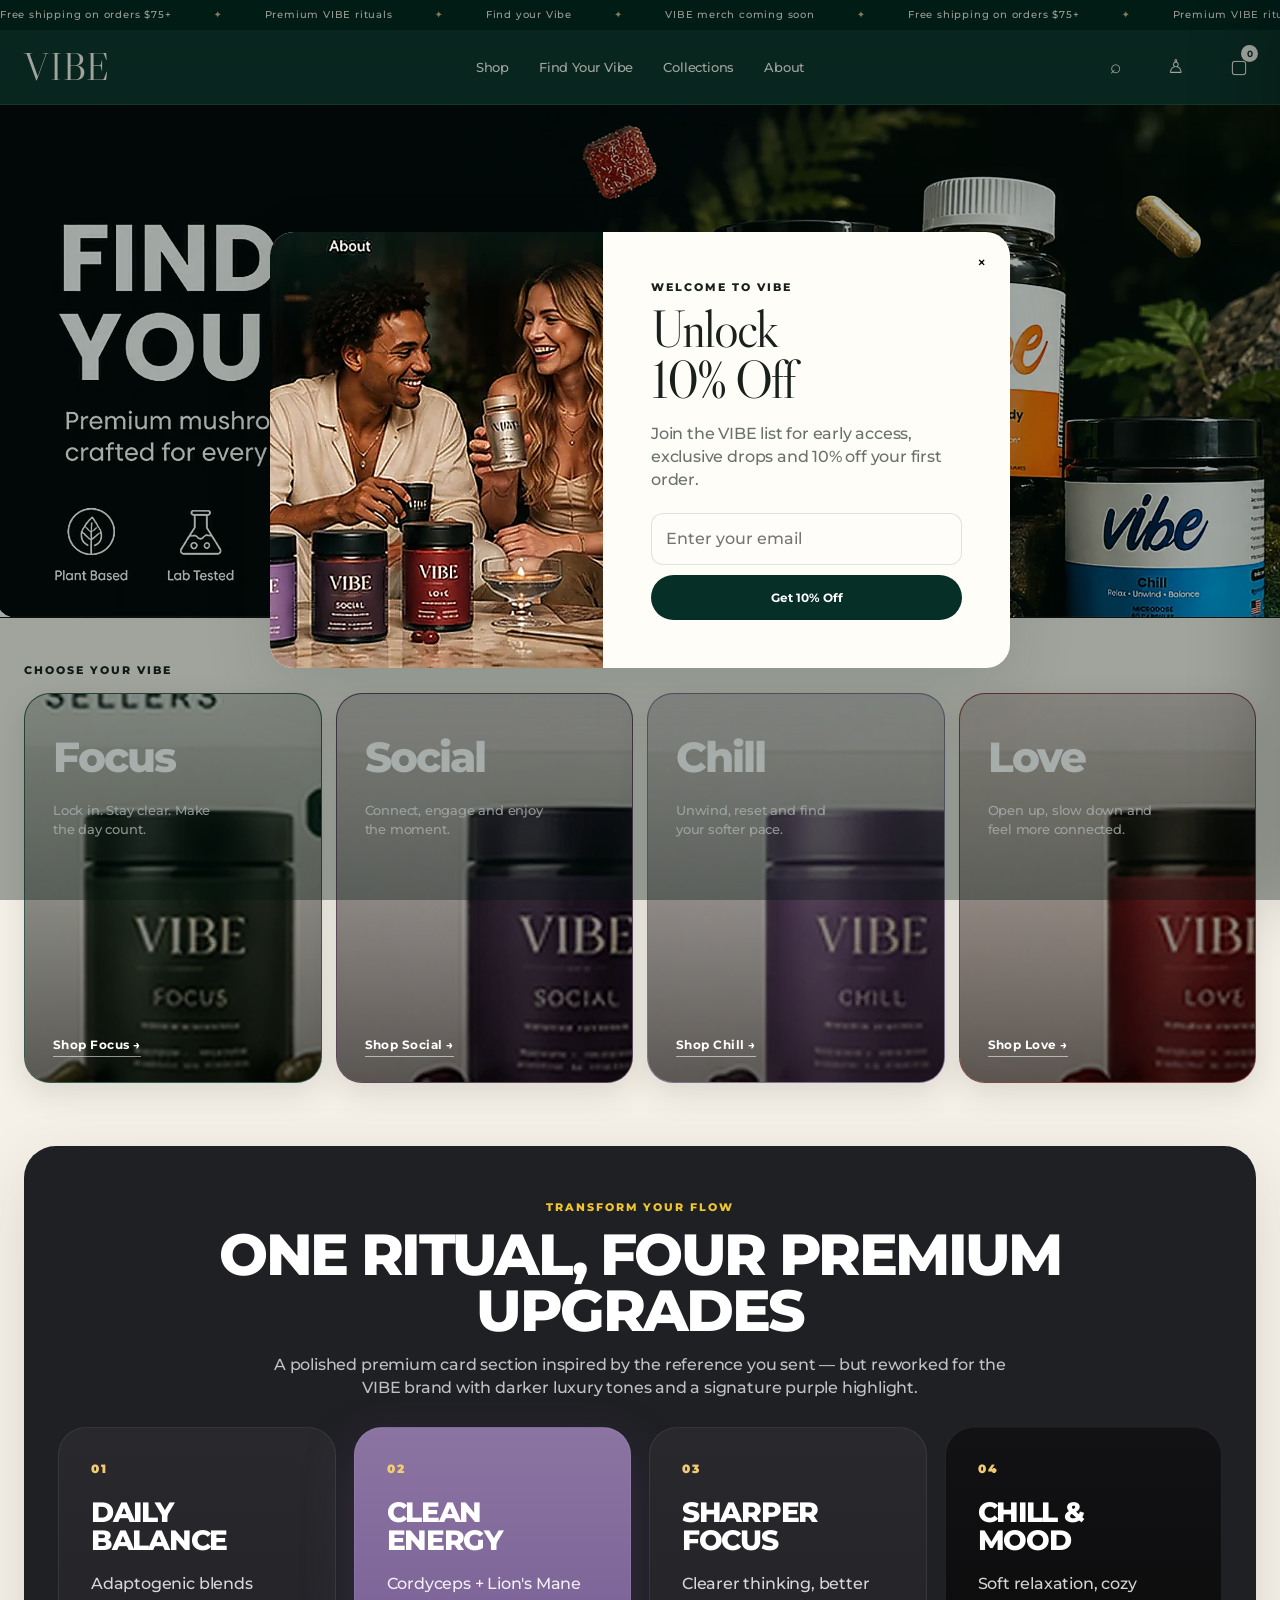
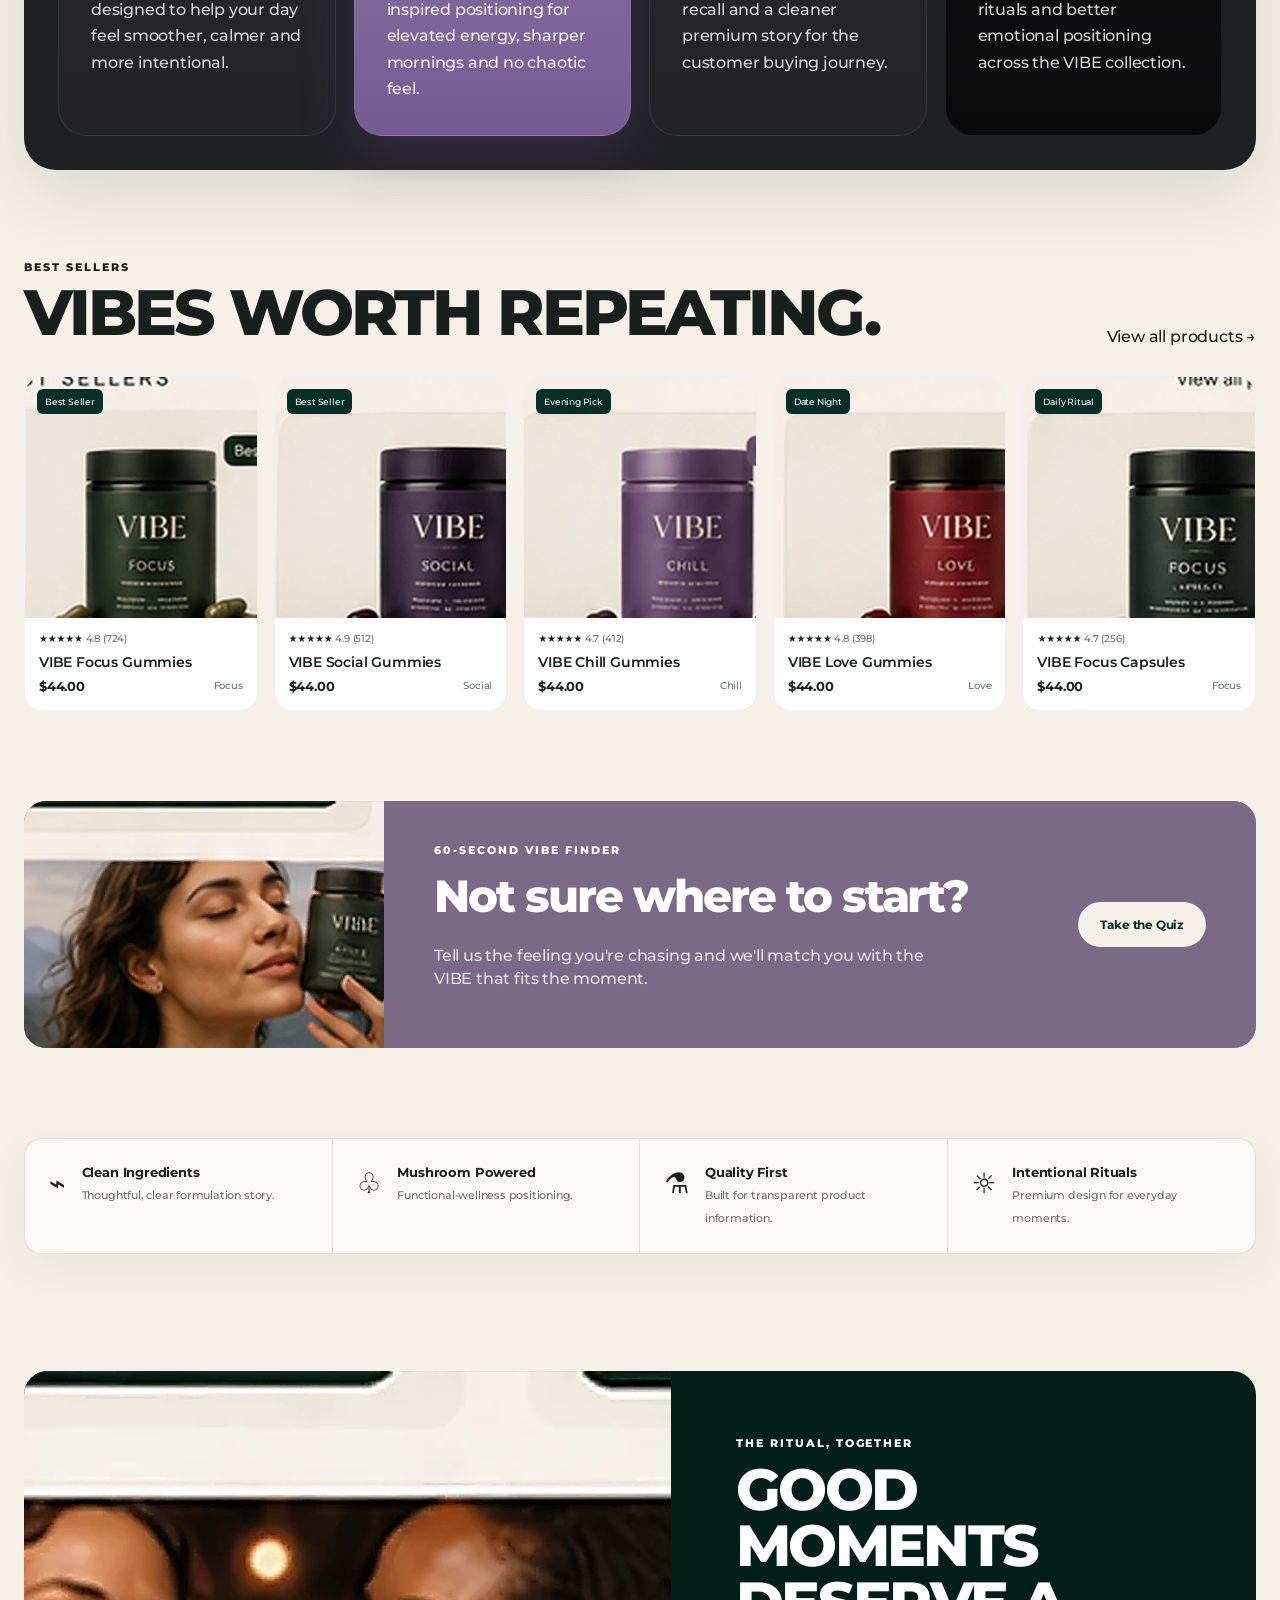
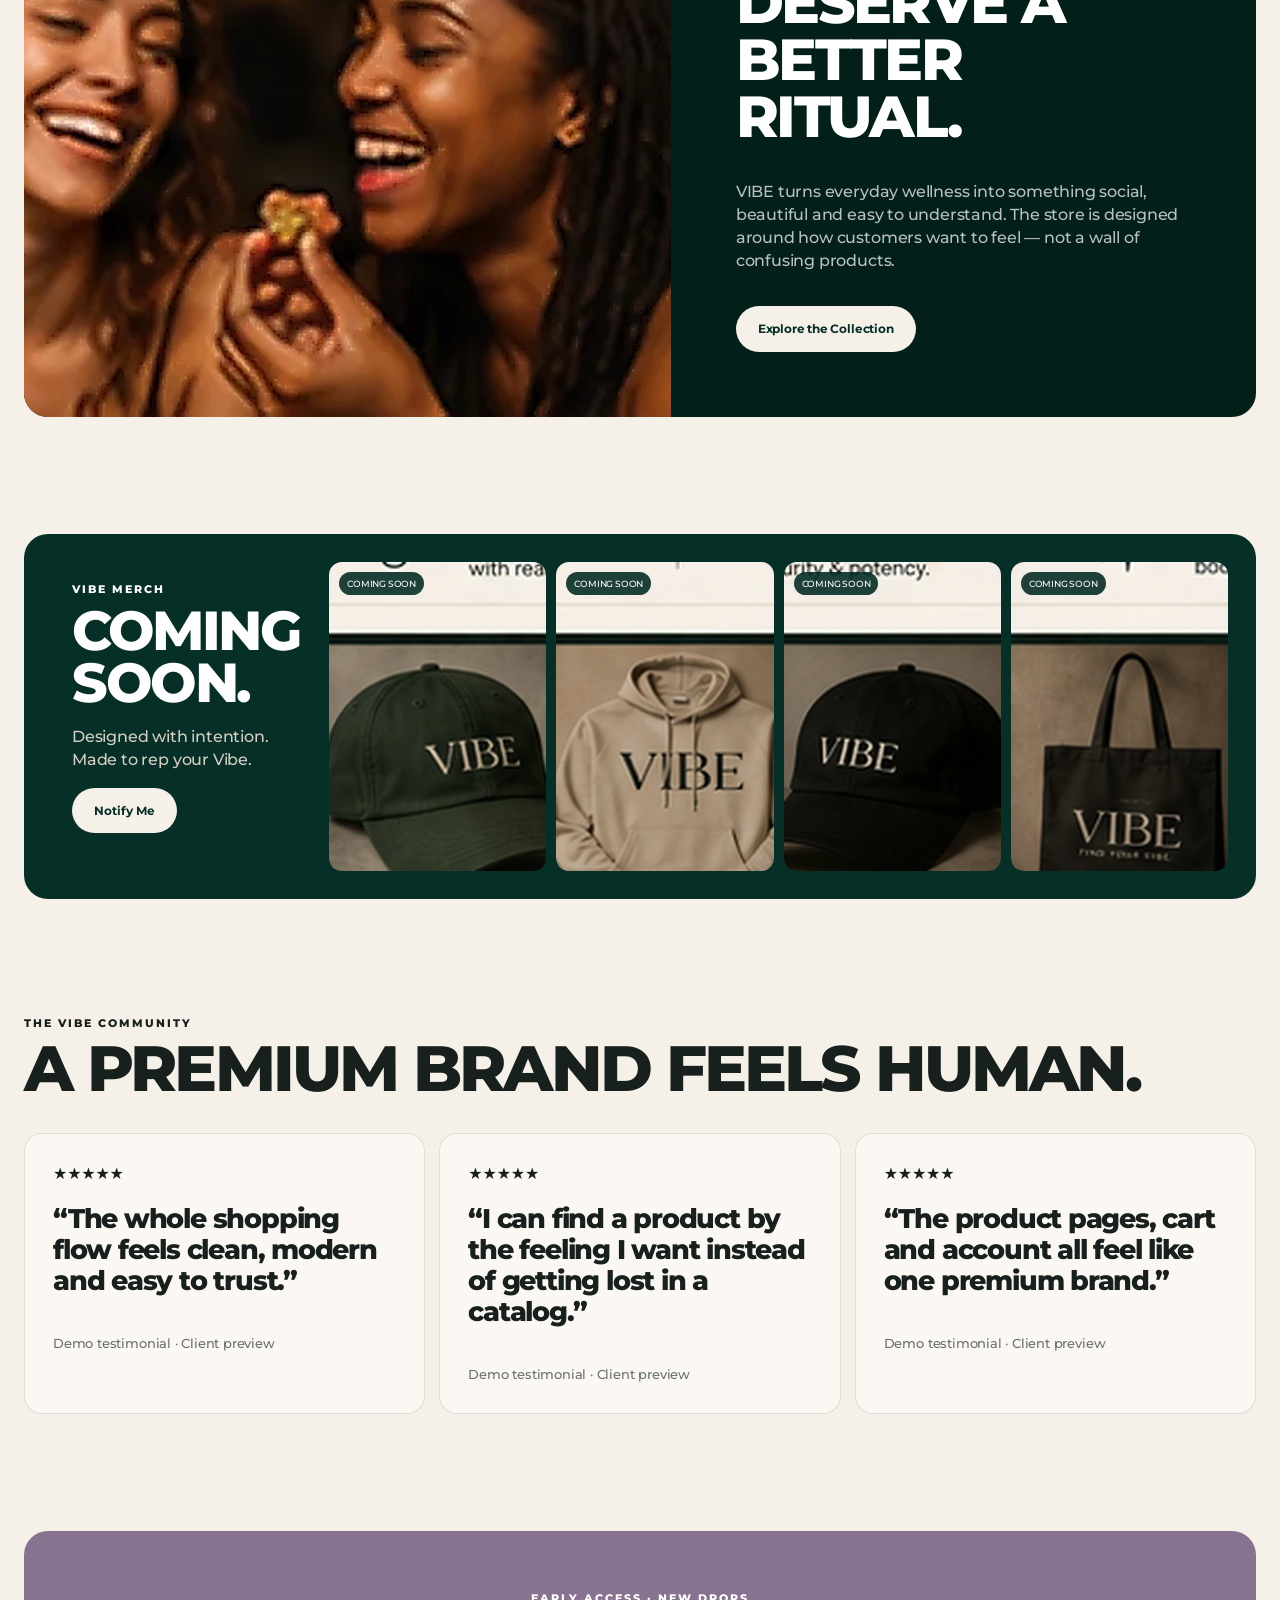
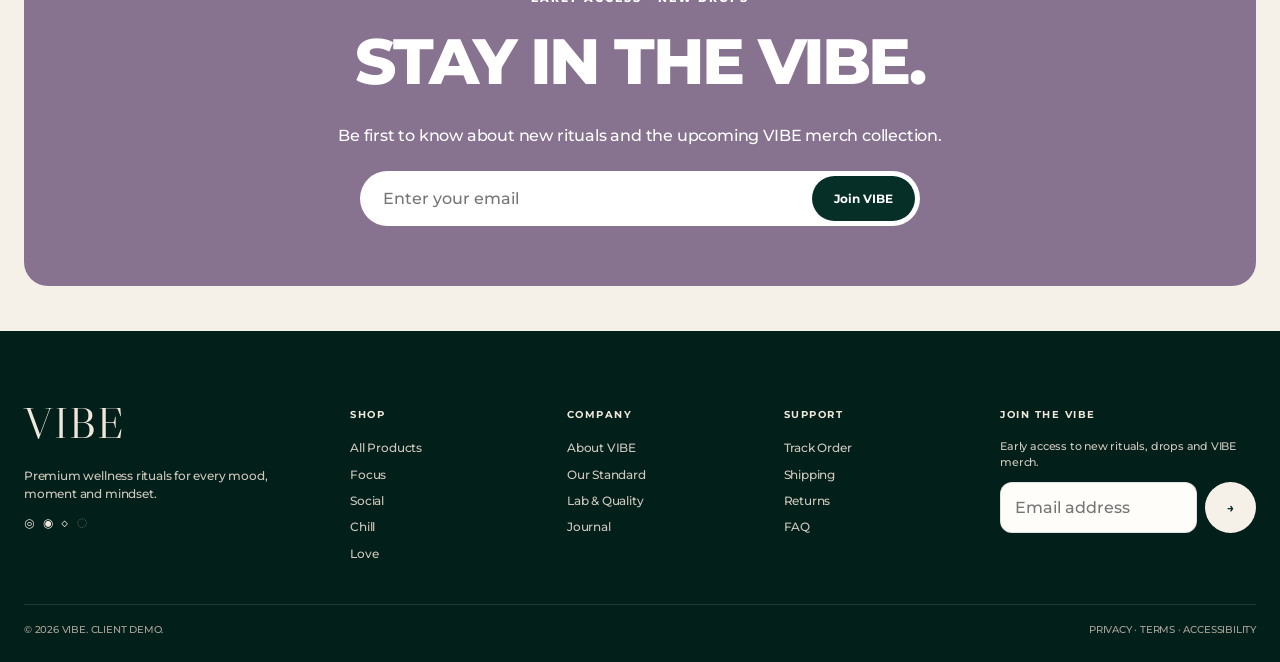
<file: index.html>
<!doctype html>
<html>
<head>
  <meta charset="utf-8">
  <meta name="viewport" content="width=device-width,initial-scale=1">
  <meta name="theme-color" content="#062f27">
  <title>VIBE — Find Your Vibe</title>
  <link rel="stylesheet" href="styles.css">
</head>
<body data-popup="1">
  <div id="siteHeader"></div>
  <main class="page">

    <section class="static-vibe-hero" aria-label="Find Your Vibe hero">
      <a href="shop.html" class="static-vibe-hero-link">
        <picture>
          <source srcset="assets/vibe-static-hero.webp" type="image/webp">
          <img src="assets/vibe-static-hero-original.png" alt="Find Your Vibe — premium mushroom products crafted for every mood" fetchpriority="high">
        </picture>
      </a>
    </section>

    <section class="section-sm" id="find">
      <div class="container">
        <div class="eyebrow">CHOOSE YOUR VIBE</div>
        <div class="vibe-grid" style="margin-top:14px">
          <a class="vibe-card focus" href="shop.html?cat=Focus"><img src="assets/focus-product.webp" alt="VIBE Focus"><div><h3>Focus</h3><p>Lock in. Stay clear. Make the day count.</p></div><span class="card-link">Shop Focus →</span></a>
          <a class="vibe-card social" href="shop.html?cat=Social"><img src="assets/social-product.webp" alt="VIBE Social"><div><h3>Social</h3><p>Connect, engage and enjoy the moment.</p></div><span class="card-link">Shop Social →</span></a>
          <a class="vibe-card chill" href="shop.html?cat=Chill"><img src="assets/chill-product.webp" alt="VIBE Chill"><div><h3>Chill</h3><p>Unwind, reset and find your softer pace.</p></div><span class="card-link">Shop Chill →</span></a>
          <a class="vibe-card love" href="shop.html?cat=Love"><img src="assets/love-product.webp" alt="VIBE Love"><div><h3>Love</h3><p>Open up, slow down and feel more connected.</p></div><span class="card-link">Shop Love →</span></a>
        </div>
      </div>
    </section>

    <section class="section-sm flow-section">
      <div class="container">
        <div class="flow-shell">
          <div class="flow-head">
            <div class="eyebrow">TRANSFORM YOUR FLOW</div>
            <h2>One Ritual, Four Premium Upgrades</h2>
            <p>A polished premium card section inspired by the reference you sent — but reworked for the VIBE brand with darker luxury tones and a signature purple highlight.</p>
          </div>
          <div class="flow-cards">
            <article class="flow-card">
              <span class="flow-no">01</span>
              <h3>Daily<br>Balance</h3>
              <p>Adaptogenic blends designed to help your day feel smoother, calmer and more intentional.</p>
            </article>
            <article class="flow-card feature">
              <span class="flow-no">02</span>
              <h3>Clean Energy</h3>
              <p>Cordyceps + Lion's Mane inspired positioning for elevated energy, sharper mornings and no chaotic feel.</p>
            </article>
            <article class="flow-card">
              <span class="flow-no">03</span>
              <h3>Sharper<br>Focus</h3>
              <p>Clearer thinking, better recall and a cleaner premium story for the customer buying journey.</p>
            </article>
            <article class="flow-card dark">
              <span class="flow-no">04</span>
              <h3>Chill &amp;<br>Mood</h3>
              <p>Soft relaxation, cozy rituals and better emotional positioning across the VIBE collection.</p>
            </article>
          </div>
        </div>
      </div>
    </section>

    <section class="section-sm">
      <div class="container">
        <div class="section-head">
          <div><div class="eyebrow">BEST SELLERS</div><h2>Vibes worth repeating.</h2></div>
          <a href="shop.html">View all products →</a>
        </div>
        <div class="product-grid five" id="homeProducts"></div>
      </div>
    </section>

    <section class="section-sm">
      <div class="container">
        <div class="quiz-banner">
          <div class="quiz-image"></div>
          <div class="quiz-copy">
            <div>
              <div class="eyebrow">60-SECOND VIBE FINDER</div>
              <h3>Not sure where to start?</h3>
              <p>Tell us the feeling you're chasing and we'll match you with the VIBE that fits the moment.</p>
            </div>
            <a class="btn btn-cream" href="shop.html">Take the Quiz</a>
          </div>
        </div>
      </div>
    </section>

    <section class="section-sm">
      <div class="container">
        <div class="benefits premium-benefits">
          <div class="benefit"><div class="benefit-icon">⌁</div><div><strong>Clean Ingredients</strong><span>Thoughtful, clear formulation story.</span></div></div>
          <div class="benefit"><div class="benefit-icon">♧</div><div><strong>Mushroom Powered</strong><span>Functional-wellness positioning.</span></div></div>
          <div class="benefit"><div class="benefit-icon">⚗</div><div><strong>Quality First</strong><span>Built for transparent product information.</span></div></div>
          <div class="benefit"><div class="benefit-icon">☼</div><div><strong>Intentional Rituals</strong><span>Premium design for everyday moments.</span></div></div>
        </div>
      </div>
    </section>

    <section class="section" id="story">
      <div class="container">
        <div class="editorial">
          <div class="editorial-img"></div>
          <div class="editorial-copy">
            <div class="eyebrow">THE RITUAL, TOGETHER</div>
            <h2>Good moments deserve a better ritual.</h2>
            <p>VIBE turns everyday wellness into something social, beautiful and easy to understand. The store is designed around how customers want to feel — not a wall of confusing products.</p>
            <a href="shop.html" class="btn btn-cream" style="align-self:flex-start;margin-top:18px">Explore the Collection</a>
          </div>
        </div>
      </div>
    </section>

    <section class="section-sm">
      <div class="container">
        <div class="merch">
          <div class="merch-intro">
            <div class="eyebrow">VIBE MERCH</div>
            <h2>Coming Soon.</h2>
            <p style="color:#d5cec2">Designed with intention. Made to rep your Vibe.</p>
            <button class="btn btn-cream" onclick="toast('Added to the VIBE merch waitlist')">Notify Me</button>
          </div>
          <div class="merch-card"><span class="coming">COMING SOON</span><img src="assets/merch-cap-green.webp" alt="VIBE green cap"></div>
          <div class="merch-card"><span class="coming">COMING SOON</span><img src="assets/merch-hoodie.webp" alt="VIBE hoodie"></div>
          <div class="merch-card"><span class="coming">COMING SOON</span><img src="assets/merch-cap-black.webp" alt="VIBE black cap"></div>
          <div class="merch-card"><span class="coming">COMING SOON</span><img src="assets/merch-tote.webp" alt="VIBE tote"></div>
        </div>
      </div>
    </section>

    <section class="section">
      <div class="container">
        <div class="section-head">
          <div><div class="eyebrow">THE VIBE COMMUNITY</div><h2>A premium brand feels human.</h2></div>
        </div>
        <div class="reviews">
          <article class="review"><div>★★★★★</div><blockquote>“The whole shopping flow feels clean, modern and easy to trust.”</blockquote><small>Demo testimonial · Client preview</small></article>
          <article class="review"><div>★★★★★</div><blockquote>“I can find a product by the feeling I want instead of getting lost in a catalog.”</blockquote><small>Demo testimonial · Client preview</small></article>
          <article class="review"><div>★★★★★</div><blockquote>“The product pages, cart and account all feel like one premium brand.”</blockquote><small>Demo testimonial · Client preview</small></article>
        </div>
      </div>
    </section>

    <section class="section-sm">
      <div class="container">
        <div class="newsletter">
          <div class="eyebrow">EARLY ACCESS · NEW DROPS</div>
          <h2>Stay in the VIBE.</h2>
          <p>Be first to know about new rituals and the upcoming VIBE merch collection.</p>
          <form class="newsletter-form" onsubmit="event.preventDefault();toast('Welcome to the VIBE list')"><input type="email" placeholder="Enter your email" required><button class="btn btn-dark">Join VIBE</button></form>
        </div>
      </div>
    </section>

  </main>
  <div id="siteFooter"></div>
  <script src="data.js"></script>
  <script src="app.js"></script>
</body>
</html>
</file>
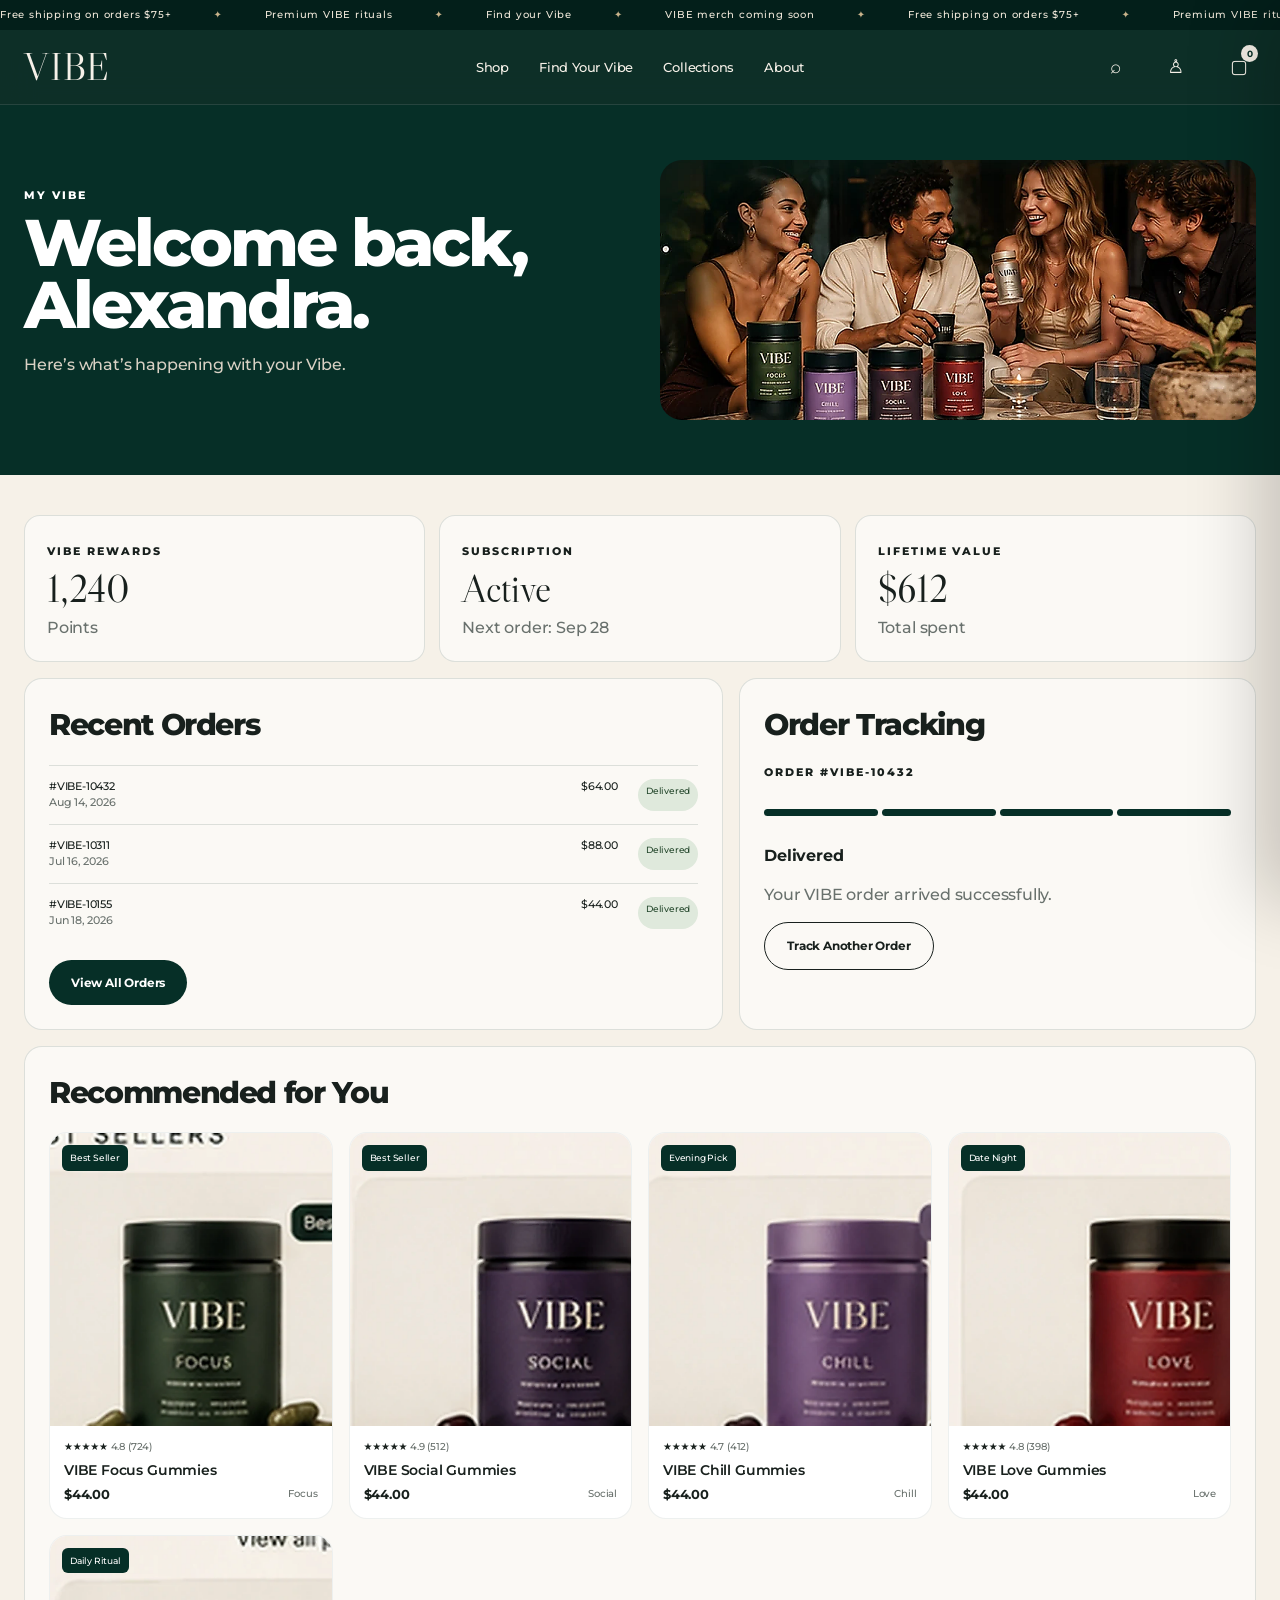
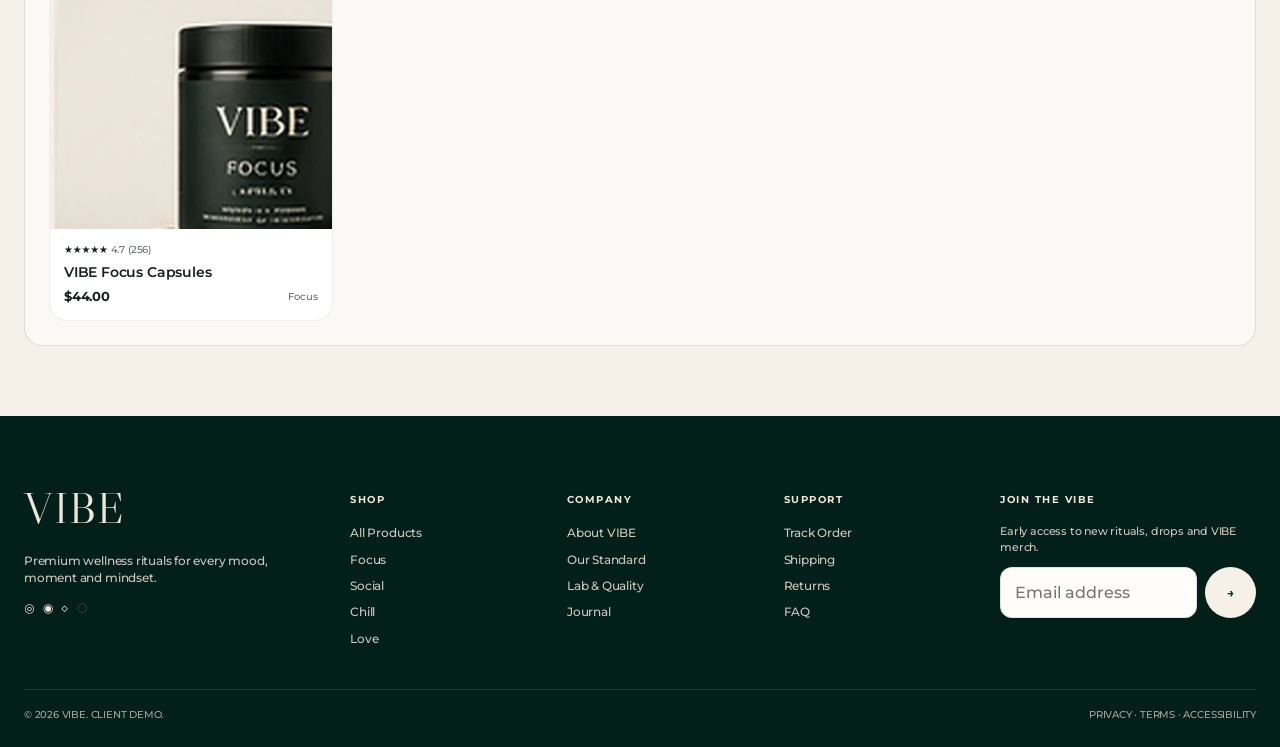
<file: account.html>
<!doctype html><html><head><meta charset="utf-8"><meta name="viewport" content="width=device-width,initial-scale=1"><title>My Account — VIBE</title><link rel="stylesheet" href="styles.css"></head><body><div id="siteHeader"></div><main><section class="account-hero"><div class="container account-hero-inner"><div><div class="eyebrow">MY VIBE</div><h1>Welcome back,<br>Alexandra.</h1><p style="color:#d9d1c4">Here’s what’s happening with your Vibe.</p></div><img src="assets/hero-lifestyle.webp" alt="VIBE products and friends"></div></section><section class="dash"><div class="container"><div class="stats"><div class="stat"><span class="eyebrow">VIBE REWARDS</span><strong>1,240</strong><span class="muted">Points</span></div><div class="stat"><span class="eyebrow">SUBSCRIPTION</span><strong>Active</strong><span class="muted">Next order: Sep 28</span></div><div class="stat"><span class="eyebrow">LIFETIME VALUE</span><strong>$612</strong><span class="muted">Total spent</span></div></div><div class="dashboard-grid"><div class="panel"><h3>Recent Orders</h3><div class="order-row"><span>#VIBE-10432<br><span class="muted">Aug 14, 2026</span></span><span>$64.00</span><span class="status">Delivered</span></div><div class="order-row"><span>#VIBE-10311<br><span class="muted">Jul 16, 2026</span></span><span>$88.00</span><span class="status">Delivered</span></div><div class="order-row"><span>#VIBE-10155<br><span class="muted">Jun 18, 2026</span></span><span>$44.00</span><span class="status">Delivered</span></div><a href="orders.html" class="btn btn-dark" style="margin-top:18px">View All Orders</a></div><div class="panel"><h3>Order Tracking</h3><div class="eyebrow">ORDER #VIBE-10432</div><div class="track-steps"><span class="track-step done"></span><span class="track-step done"></span><span class="track-step done"></span><span class="track-step done"></span></div><strong>Delivered</strong><p class="muted">Your VIBE order arrived successfully.</p><a href="orders.html" class="btn btn-outline">Track Another Order</a></div></div><div class="panel" style="margin-top:16px"><h3>Recommended for You</h3><div class="product-grid" id="homeProducts"></div></div></div></section></main><div id="siteFooter"></div><script src="data.js"></script><script src="app.js"></script></body></html>
</file>
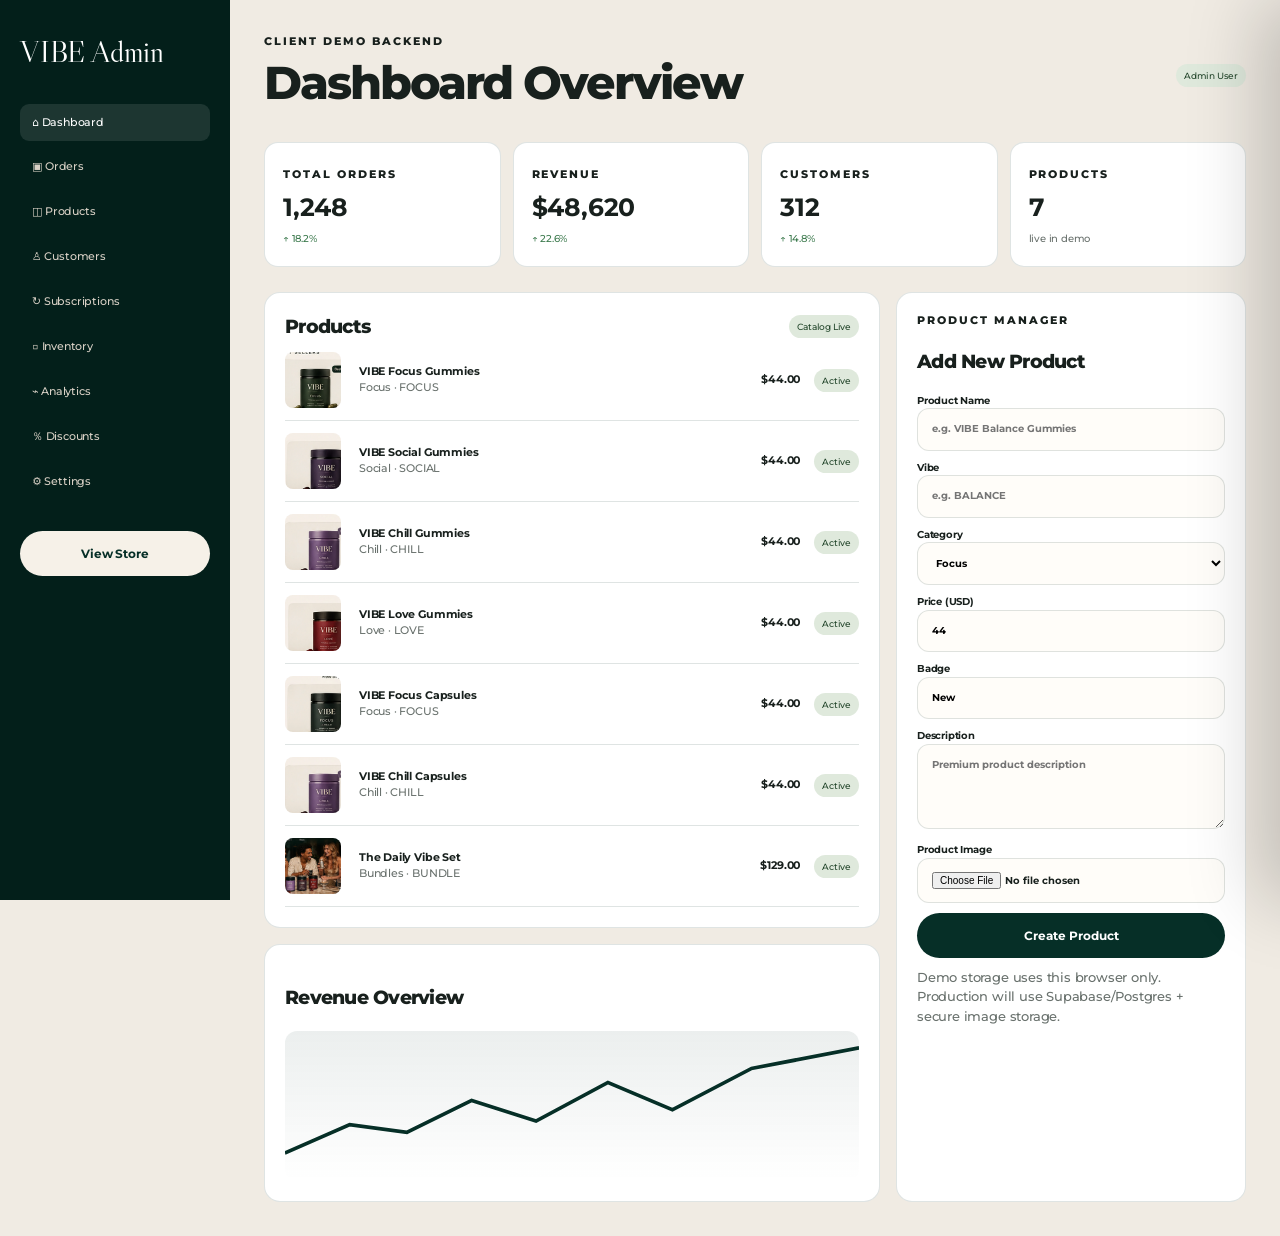
<file: admin.html>
<!doctype html><html><head><meta charset="utf-8"><meta name="viewport" content="width=device-width,initial-scale=1"><title>VIBE Admin Demo</title><link rel="stylesheet" href="styles.css"></head><body><main class="admin"><aside class="admin-side"><a class="admin-logo" href="index.html">VIBE Admin</a><nav class="admin-nav"><a class="active" href="#">⌂ Dashboard</a><a href="#">▣ Orders</a><a href="#">◫ Products</a><a href="#">♙ Customers</a><a href="#">↻ Subscriptions</a><a href="#">□ Inventory</a><a href="#">⌁ Analytics</a><a href="#">％ Discounts</a><a href="#">⚙ Settings</a></nav><a href="index.html" class="btn btn-cream" style="margin-top:30px;width:100%">View Store</a></aside><section class="admin-main"><div class="admin-top"><div><div class="eyebrow">CLIENT DEMO BACKEND</div><h1>Dashboard Overview</h1></div><div class="status">Admin User</div></div><div class="admin-stats"><div class="admin-stat"><span class="eyebrow">TOTAL ORDERS</span><strong>1,248</strong><span style="font-size:10px;color:#3e7b4f">↑ 18.2%</span></div><div class="admin-stat"><span class="eyebrow">REVENUE</span><strong>$48,620</strong><span style="font-size:10px;color:#3e7b4f">↑ 22.6%</span></div><div class="admin-stat"><span class="eyebrow">CUSTOMERS</span><strong>312</strong><span style="font-size:10px;color:#3e7b4f">↑ 14.8%</span></div><div class="admin-stat"><span class="eyebrow">PRODUCTS</span><strong id="adminProductCount">0</strong><span class="muted" style="font-size:10px">live in demo</span></div></div><div class="admin-layout"><div><div class="admin-card"><div style="display:flex;justify-content:space-between;align-items:center"><h3 style="margin:0">Products</h3><span class="status">Catalog Live</span></div><div class="admin-products" id="adminProducts"></div></div><div class="admin-card" style="margin-top:16px"><h3>Revenue Overview</h3><div class="admin-chart"><svg viewBox="0 0 800 160" preserveAspectRatio="none"><polyline fill="none" stroke="#062f27" stroke-width="4" points="0,130 90,100 170,108 260,74 350,96 450,55 540,84 650,40 800,18"/></svg></div></div></div><aside class="admin-card"><div class="eyebrow">PRODUCT MANAGER</div><h3>Add New Product</h3><form class="product-form" id="productForm"><label>Product Name<input class="field" name="name" required placeholder="e.g. VIBE Balance Gummies"></label><label>Vibe<input class="field" name="vibe" required placeholder="e.g. BALANCE"></label><label>Category<select class="field" name="category"><option>Focus</option><option>Social</option><option>Chill</option><option>Love</option><option>Bundles</option></select></label><label>Price (USD)<input class="field" type="number" min="1" step=".01" name="price" value="44"></label><label>Badge<input class="field" name="badge" value="New"></label><label>Description<textarea class="field" name="description" placeholder="Premium product description"></textarea></label><label>Product Image<input class="field" type="file" name="image" accept="image/*"></label><button class="btn btn-dark" type="submit">Create Product</button><small class="muted">Demo storage uses this browser only. Production will use Supabase/Postgres + secure image storage.</small></form></aside></div></section></main><script src="data.js"></script><script src="app.js"></script></body></html>
</file>
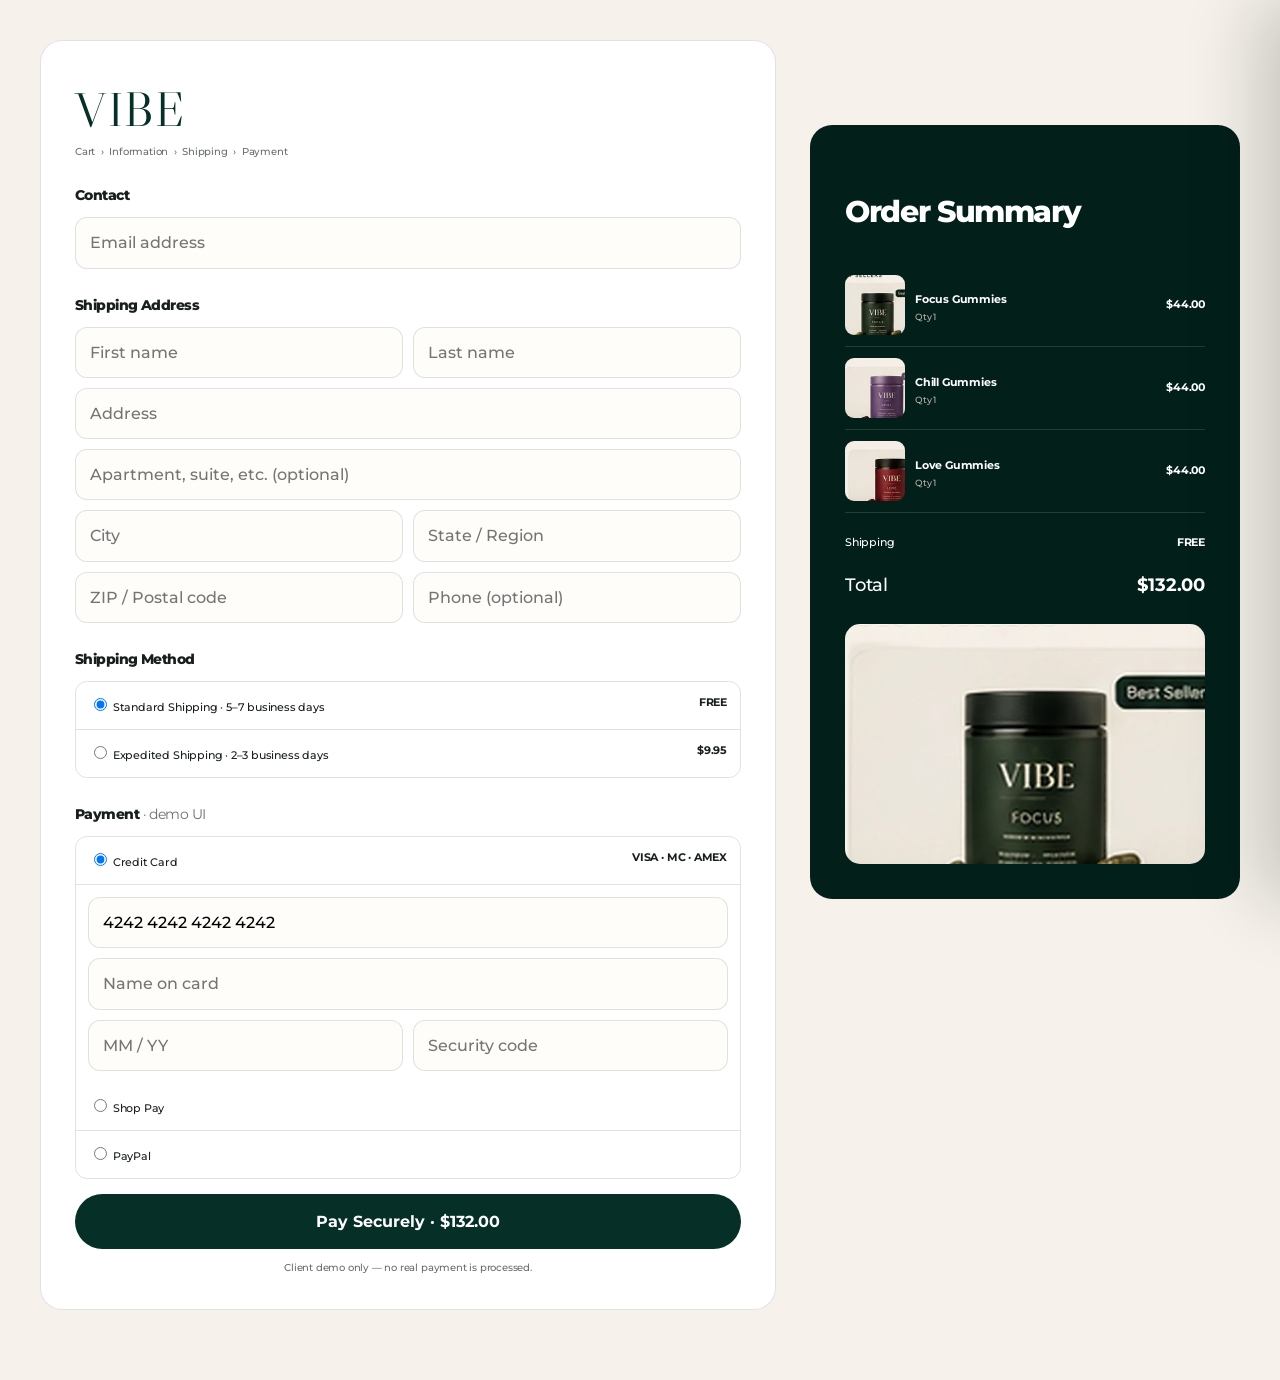
<file: checkout.html>
<!doctype html><html><head><meta charset="utf-8"><meta name="viewport" content="width=device-width,initial-scale=1"><title>Checkout — VIBE</title><link rel="stylesheet" href="styles.css"></head><body><main class="checkout-page"><div class="checkout-shell"><form class="checkout-card" id="checkoutForm"><a class="checkout-logo" href="index.html">VIBE</a><div class="muted" style="font-size:10px">Cart &nbsp;›&nbsp; Information &nbsp;›&nbsp; Shipping &nbsp;›&nbsp; Payment</div><div class="form-section"><h3>Contact</h3><input class="field" type="email" required placeholder="Email address"></div><div class="form-section"><h3>Shipping Address</h3><div class="form-grid"><input class="field" required placeholder="First name"><input class="field" required placeholder="Last name"><input class="field full" required placeholder="Address"><input class="field full" placeholder="Apartment, suite, etc. (optional)"><input class="field" required placeholder="City"><input class="field" required placeholder="State / Region"><input class="field" required placeholder="ZIP / Postal code"><input class="field" placeholder="Phone (optional)"></div></div><div class="form-section"><h3>Shipping Method</h3><div class="shipping-choice"><label class="shipping-line"><span><input type="radio" checked name="ship"> Standard Shipping · 5–7 business days</span><strong>FREE</strong></label><label class="shipping-line"><span><input type="radio" name="ship"> Expedited Shipping · 2–3 business days</span><strong>$9.95</strong></label></div></div><div class="form-section"><h3>Payment <span class="muted" style="font-weight:400">· demo UI</span></h3><div class="shipping-choice"><label class="shipping-line"><span><input type="radio" checked name="pay"> Credit Card</span><strong>VISA · MC · AMEX</strong></label><div style="padding:12px"><div class="form-grid"><input class="field full" placeholder="Card number" value="4242 4242 4242 4242"><input class="field full" placeholder="Name on card"><input class="field" placeholder="MM / YY"><input class="field" placeholder="Security code"></div></div><label class="shipping-line"><span><input type="radio" name="pay"> Shop Pay</span><span></span></label><label class="shipping-line"><span><input type="radio" name="pay"> PayPal</span><span></span></label></div></div><button class="atc" type="submit">Pay Securely · <span data-total>$0.00</span></button><div style="font-size:10px;text-align:center;color:#69716d;margin-top:12px">Client demo only — no real payment is processed.</div></form><aside class="summary-card"><h3>Order Summary</h3><div id="checkoutItems"></div><div style="padding-top:16px"><div style="display:flex;justify-content:space-between;font-size:11px;margin:6px 0"><span>Shipping</span><strong>FREE</strong></div><div class="summary-total"><span>Total</span><strong data-total>$0.00</strong></div></div><img src="assets/focus-product.webp" style="border-radius:15px;margin-top:25px;width:100%;height:240px;object-fit:cover" alt="VIBE Focus"></aside></div></main><script src="data.js"></script><script src="app.js"></script></body></html>
</file>
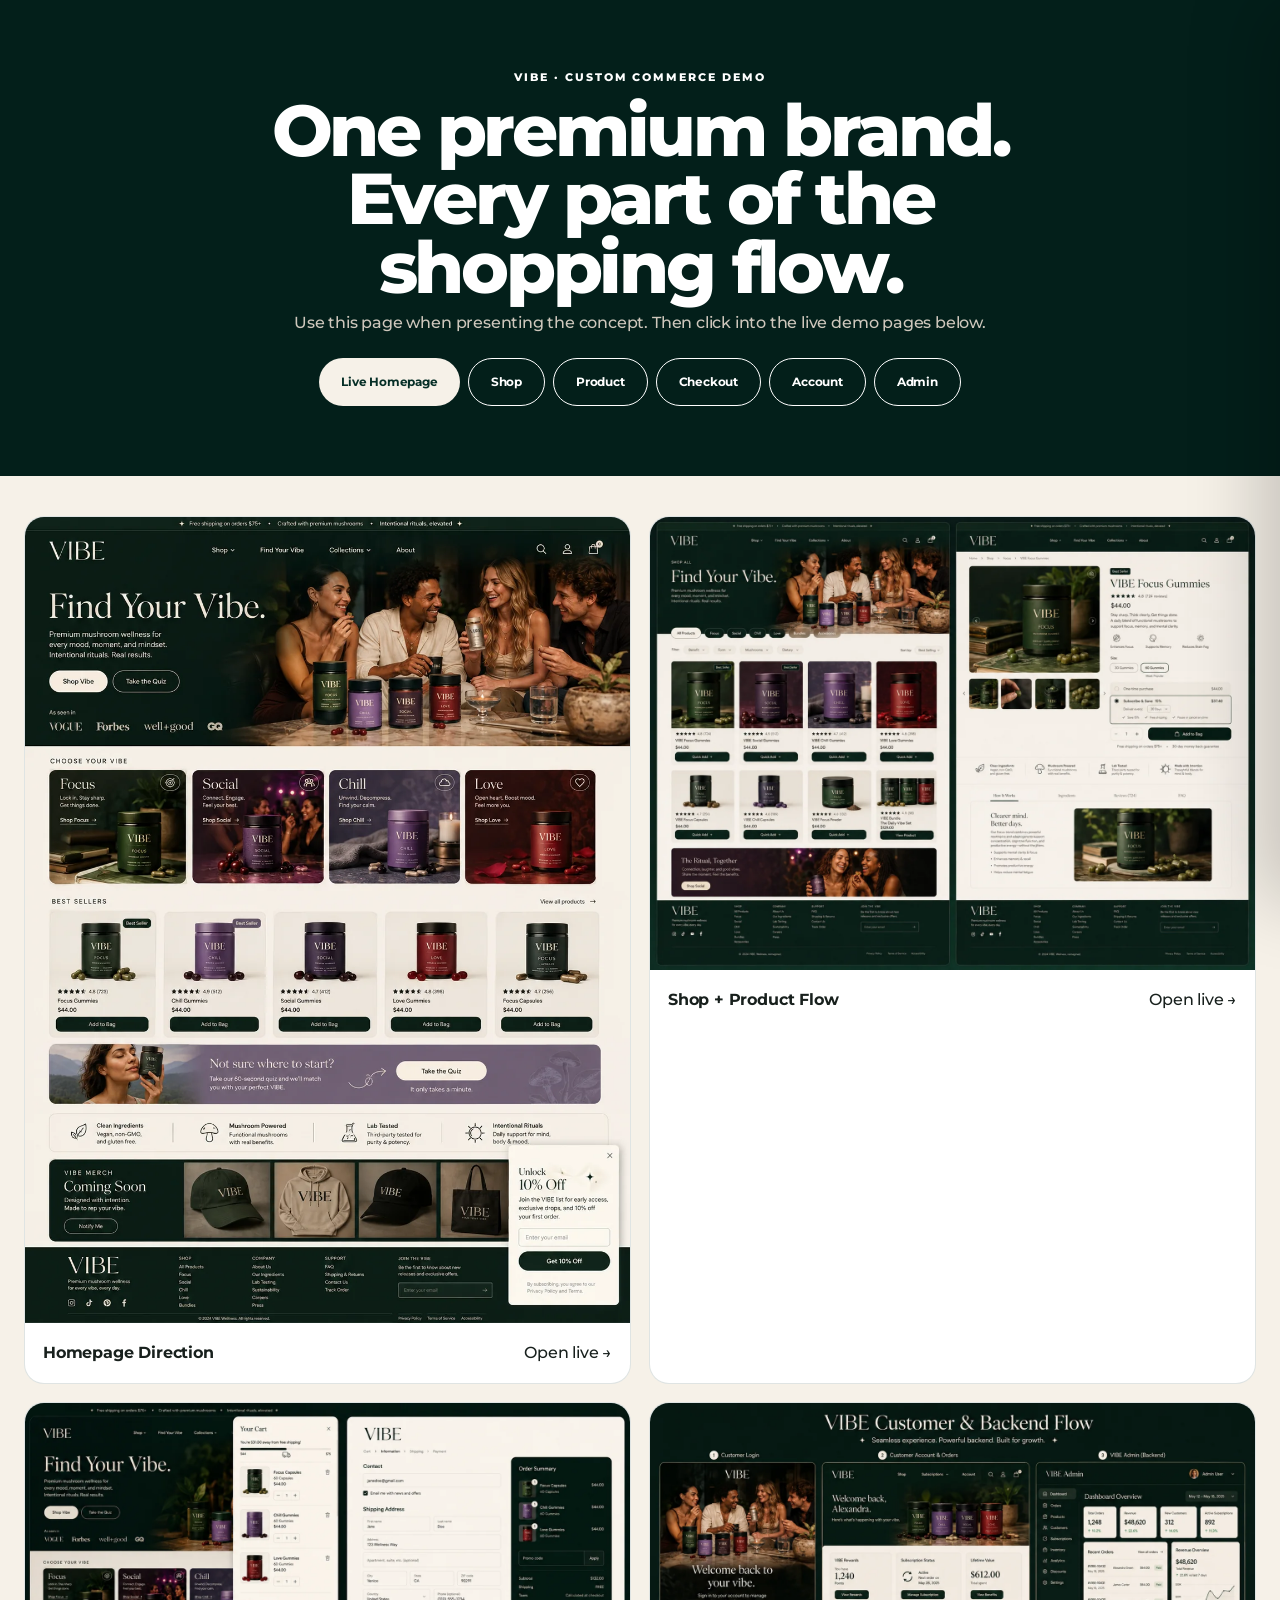
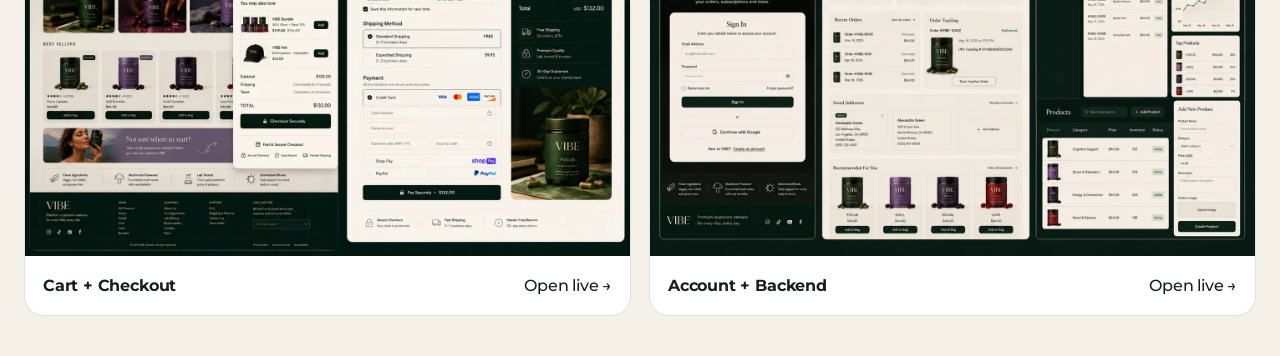
<file: client-preview.html>
<!doctype html><html><head><meta charset="utf-8"><meta name="viewport" content="width=device-width,initial-scale=1"><title>VIBE Client Flow Preview</title><link rel="stylesheet" href="styles.css"></head><body><section class="preview-hero"><div class="container"><div class="eyebrow">VIBE · CUSTOM COMMERCE DEMO</div><h1>One premium brand. Every part of the shopping flow.</h1><p style="color:#cec7bc;max-width:750px;margin:auto">Use this page when presenting the concept. Then click into the live demo pages below.</p><div class="preview-nav"><a class="btn btn-cream" href="index.html">Live Homepage</a><a class="btn btn-outline" href="shop.html">Shop</a><a class="btn btn-outline" href="product.html">Product</a><a class="btn btn-outline" href="checkout.html">Checkout</a><a class="btn btn-outline" href="login.html">Account</a><a class="btn btn-outline" href="admin.html">Admin</a></div></div></section><main class="container"><div class="mock-grid"><div class="mock-card"><img src="assets/mock-homepage.webp"><div class="mock-copy"><strong>Homepage Direction</strong><a href="index.html">Open live →</a></div></div><div class="mock-card"><img src="assets/mock-shop-pdp.webp"><div class="mock-copy"><strong>Shop + Product Flow</strong><a href="shop.html">Open live →</a></div></div><div class="mock-card"><img src="assets/mock-cart-checkout.webp"><div class="mock-copy"><strong>Cart + Checkout</strong><a href="checkout.html">Open live →</a></div></div><div class="mock-card"><img src="assets/mock-account-admin.webp"><div class="mock-copy"><strong>Account + Backend</strong><a href="admin.html">Open live →</a></div></div></div></main><script src="data.js"></script><script src="app.js"></script></body></html>
</file>
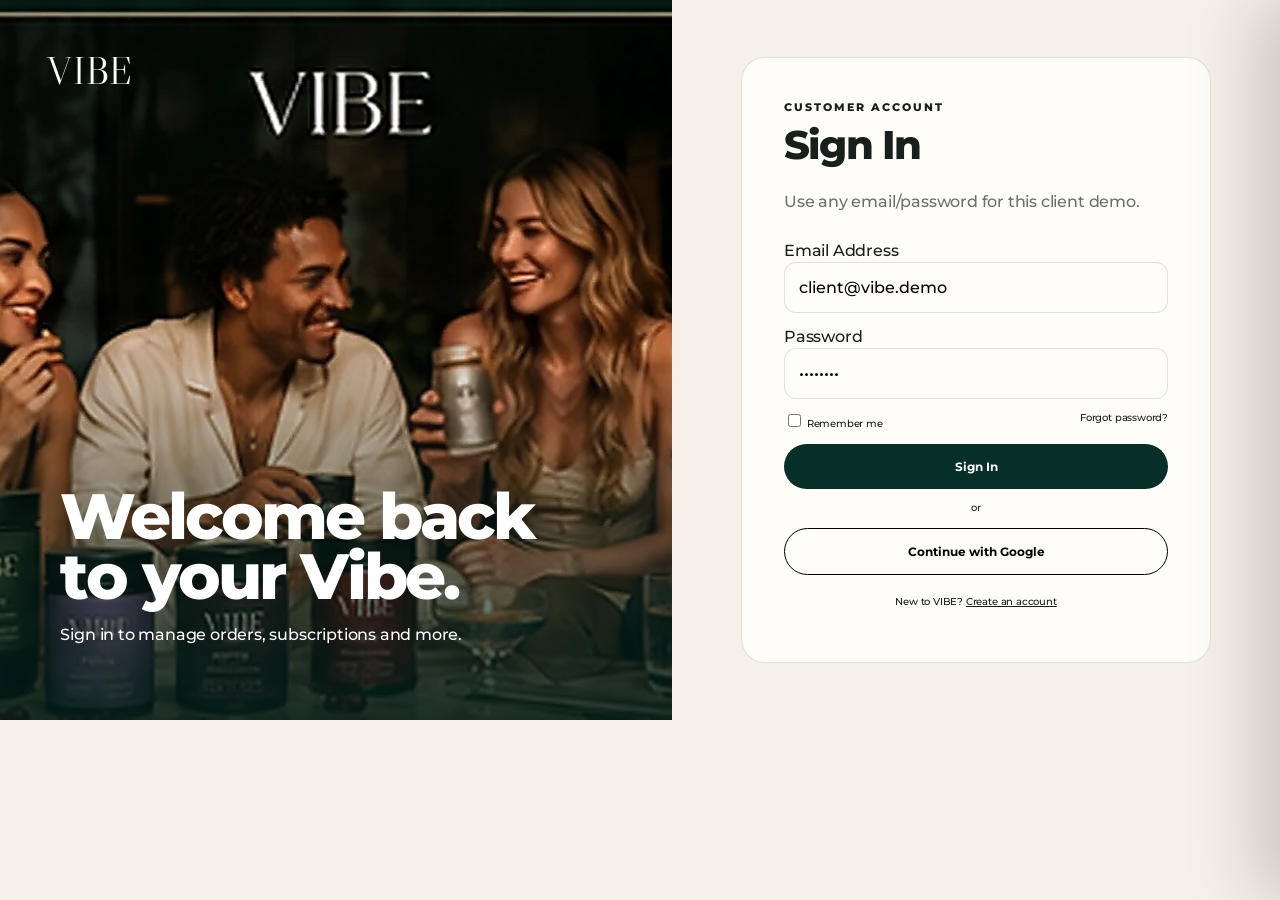
<file: login.html>
<!doctype html><html><head><meta charset="utf-8"><meta name="viewport" content="width=device-width,initial-scale=1"><title>Sign In — VIBE</title><link rel="stylesheet" href="styles.css"></head><body><div class="auth-page"><div class="auth-art"><a href="index.html" class="brand" style="position:absolute;z-index:3;left:7%;top:6%;color:white">VIBE</a><div class="auth-message"><h1>Welcome back to your Vibe.</h1><p>Sign in to manage orders, subscriptions and more.</p></div></div><div class="auth-panel"><div class="auth-box"><div class="eyebrow">CUSTOMER ACCOUNT</div><h2>Sign In</h2><p class="muted">Use any email/password for this client demo.</p><form class="auth-form" id="loginForm"><label>Email Address<input class="field" type="email" required value="client@vibe.demo"></label><label>Password<input class="field" type="password" required value="password"></label><div style="display:flex;justify-content:space-between;font-size:10px"><label><input type="checkbox"> Remember me</label><a href="#">Forgot password?</a></div><button class="btn btn-dark">Sign In</button><div style="text-align:center;font-size:10px">or</div><button type="button" class="btn btn-outline">Continue with Google</button></form><p style="text-align:center;font-size:10px;margin-top:20px">New to VIBE? <a href="#"><u>Create an account</u></a></p></div></div></div><script src="data.js"></script><script src="app.js"></script></body></html>
</file>
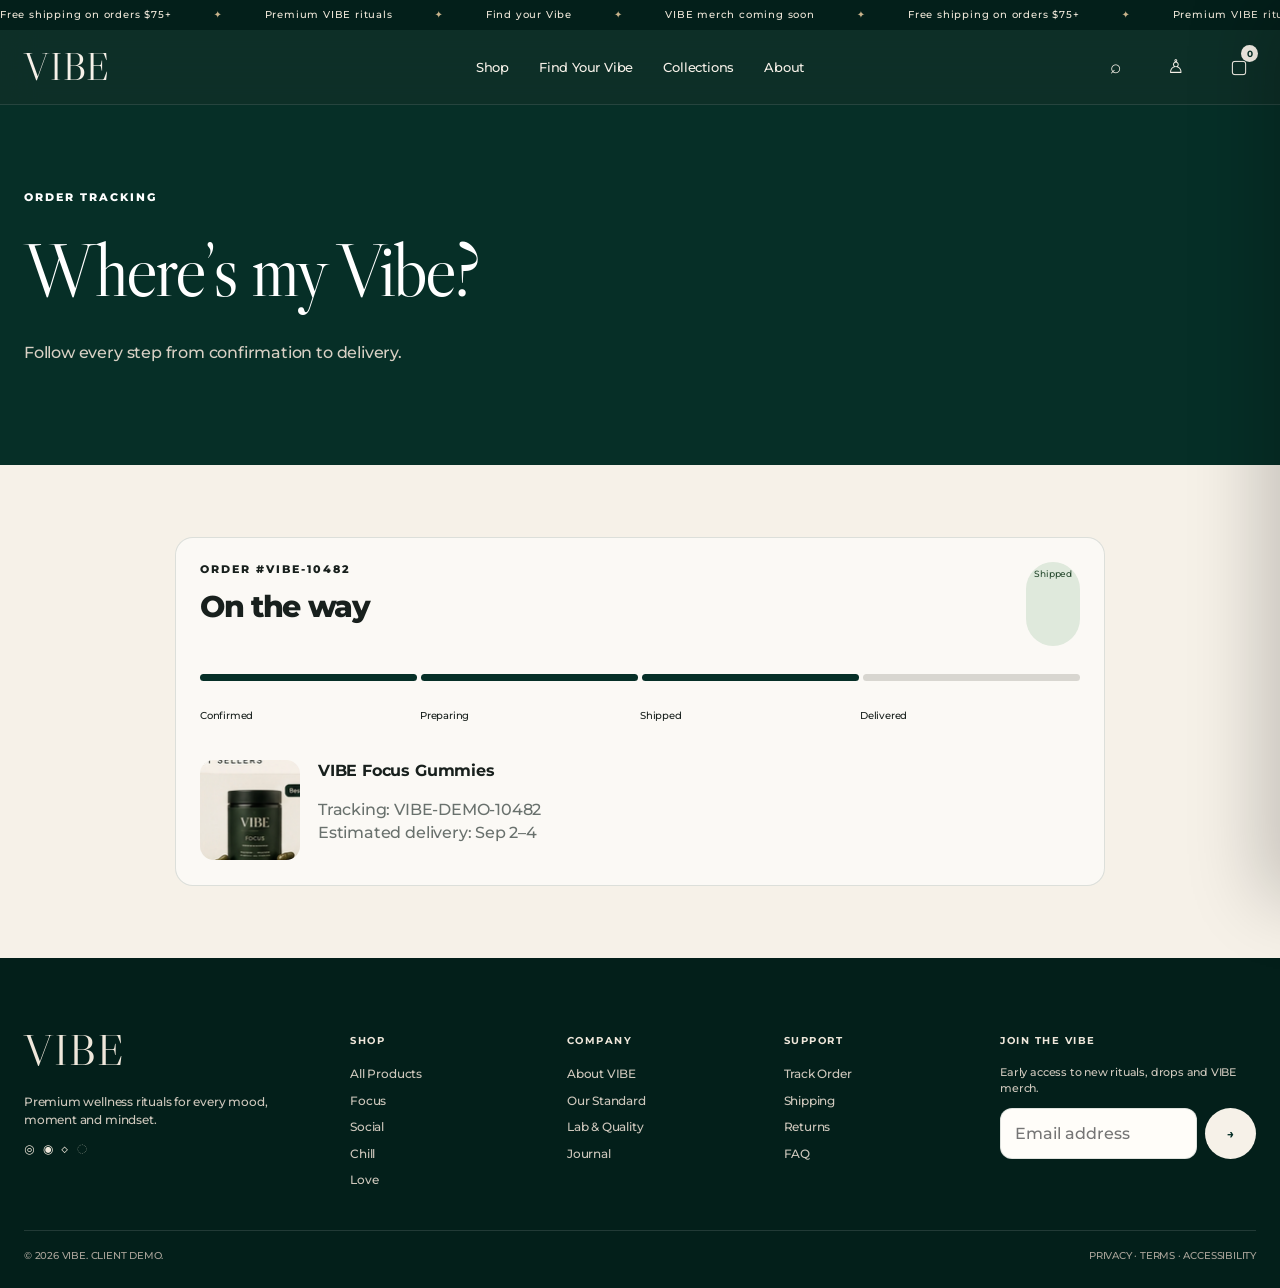
<file: orders.html>
<!doctype html><html><head><meta charset="utf-8"><meta name="viewport" content="width=device-width,initial-scale=1"><title>Track Order — VIBE</title><link rel="stylesheet" href="styles.css"></head><body><div id="siteHeader"></div><main><section class="inner-hero"><div class="container"><div><div class="eyebrow">ORDER TRACKING</div><h1>Where’s my Vibe?</h1><p style="color:#d8d0c4">Follow every step from confirmation to delivery.</p></div></div></section><section class="section"><div class="container" style="max-width:930px"><div class="panel"><div style="display:flex;justify-content:space-between;gap:20px;flex-wrap:wrap"><div><div class="eyebrow">ORDER #VIBE-10482</div><h3 style="margin-top:7px">On the way</h3></div><span class="status">Shipped</span></div><div class="track-steps"><span class="track-step done"></span><span class="track-step done"></span><span class="track-step done"></span><span class="track-step"></span></div><div style="display:grid;grid-template-columns:repeat(4,1fr);font-size:10px"><span>Confirmed</span><span>Preparing</span><span>Shipped</span><span>Delivered</span></div><div style="display:flex;gap:18px;align-items:center;margin-top:35px"><img src="assets/focus-product.webp" style="width:100px;height:100px;border-radius:14px;object-fit:cover"><div><strong>VIBE Focus Gummies</strong><p class="muted">Tracking: VIBE-DEMO-10482<br>Estimated delivery: Sep 2–4</p></div></div></div></div></section></main><div id="siteFooter"></div><script src="data.js"></script><script src="app.js"></script></body></html>
</file>
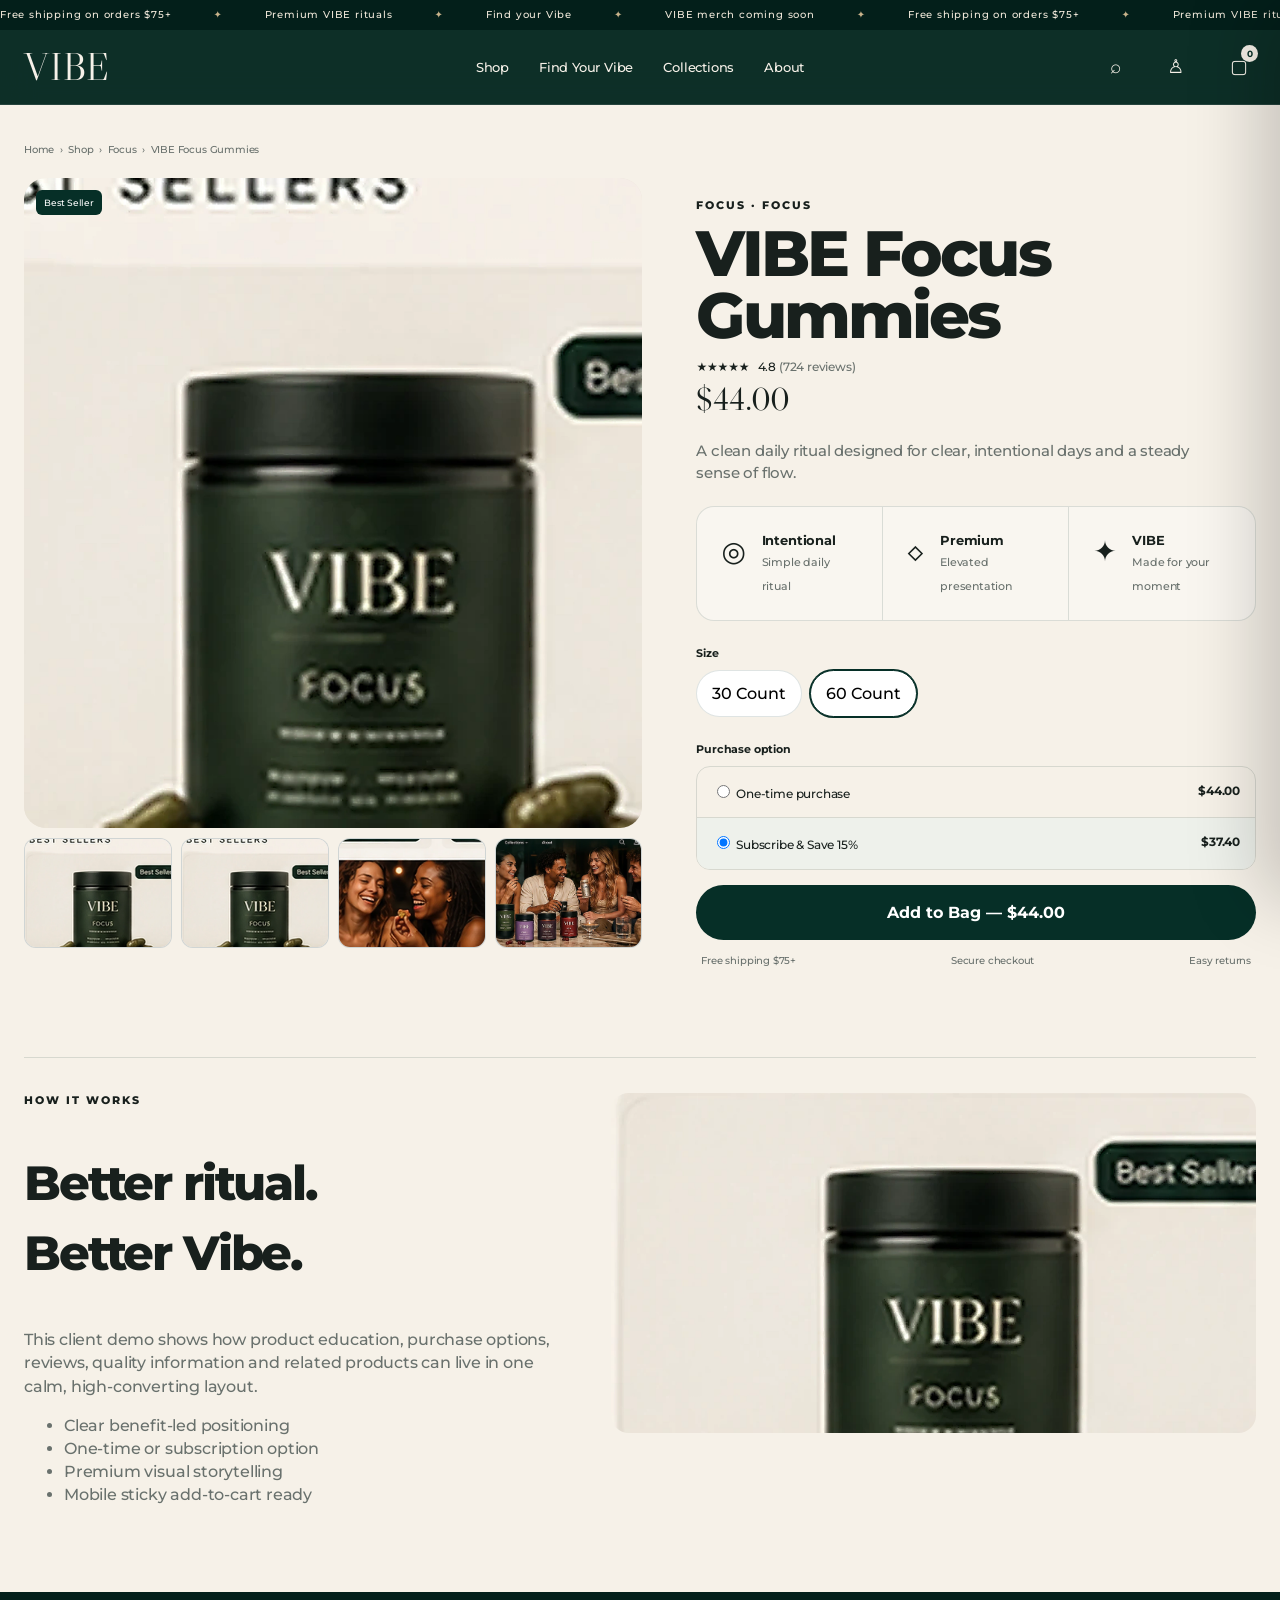
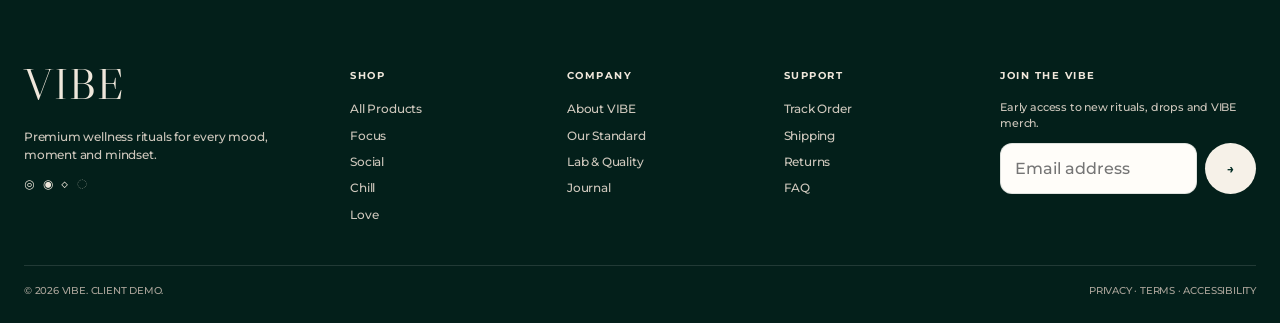
<file: product.html>
<!doctype html><html><head><meta charset="utf-8"><meta name="viewport" content="width=device-width,initial-scale=1"><title>Product — VIBE</title><link rel="stylesheet" href="styles.css"></head><body><div id="siteHeader"></div><main class="pdp"><div class="container" id="pdpRoot"></div></main><div id="siteFooter"></div><script src="data.js"></script><script src="app.js"></script></body></html>
</file>
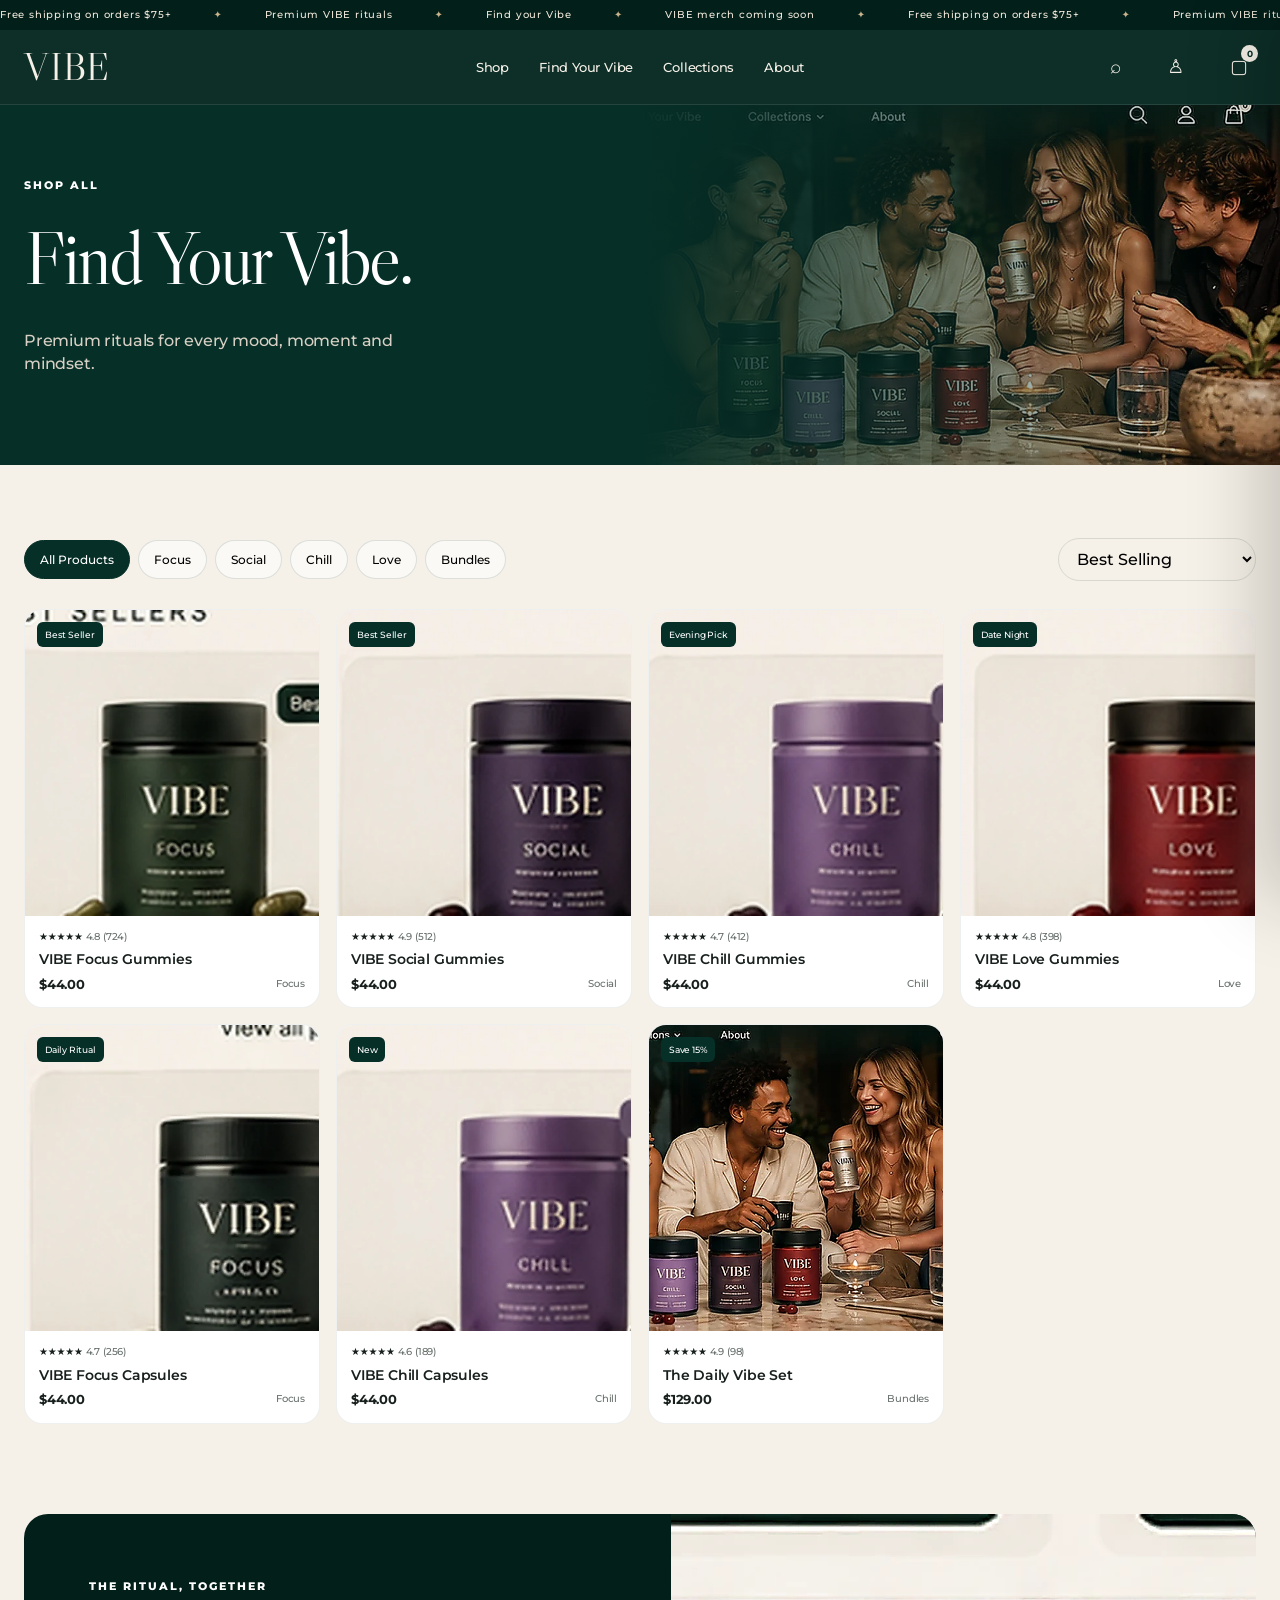
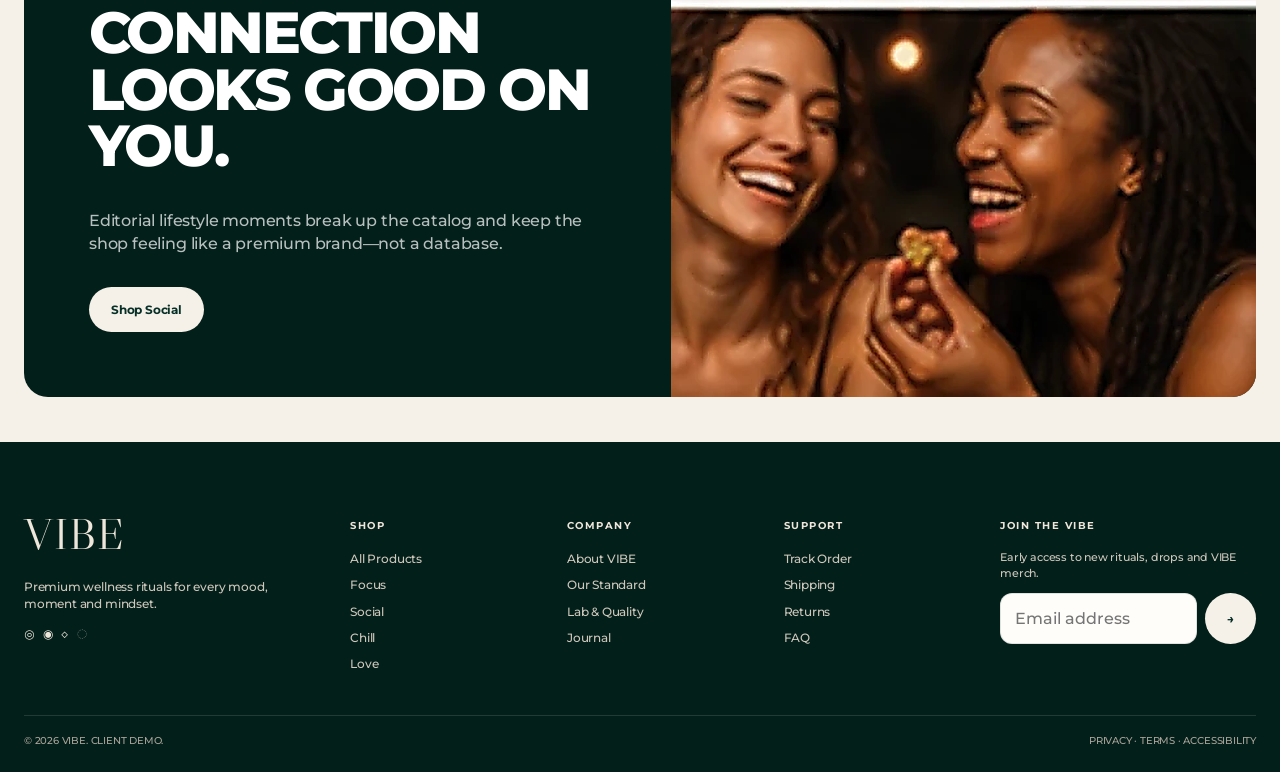
<file: shop.html>
<!doctype html><html><head><meta charset="utf-8"><meta name="viewport" content="width=device-width,initial-scale=1"><title>Shop All — VIBE</title><link rel="stylesheet" href="styles.css"></head><body><div id="siteHeader"></div><main><section class="inner-hero"><div class="media"></div><div class="container"><div><div class="eyebrow">SHOP ALL</div><h1>Find Your Vibe.</h1><p style="max-width:420px;color:#d8d0c4">Premium rituals for every mood, moment and mindset.</p></div></div></section><section class="section-sm"><div class="container"><div class="shop-tools"><div class="filter-row"><button class="pill active" data-filter="All">All Products</button><button class="pill" data-filter="Focus">Focus</button><button class="pill" data-filter="Social">Social</button><button class="pill" data-filter="Chill">Chill</button><button class="pill" data-filter="Love">Love</button><button class="pill" data-filter="Bundles">Bundles</button></div><select class="sort"><option>Best Selling</option><option>Newest</option><option>Price: Low to High</option></select></div><div class="product-grid" id="productGrid"></div></div></section><section class="section-sm"><div class="container"><div class="editorial"><div class="editorial-copy"><div class="eyebrow">THE RITUAL, TOGETHER</div><h2>Connection looks good on you.</h2><p>Editorial lifestyle moments break up the catalog and keep the shop feeling like a premium brand—not a database.</p><a class="btn btn-cream" style="align-self:flex-start;margin-top:15px" href="product.html?id=social">Shop Social</a></div><div class="editorial-img"></div></div></div></section></main><div id="siteFooter"></div><script src="data.js"></script><script src="app.js"></script></body></html>
</file>
<file: styles.css>
@import url('https://fonts.googleapis.com/css2?family=Libre+Caslon+Display&family=Montserrat:wght@400;500;600;700;800;900&display=swap');
:root{--forest:#062f27;--forest2:#031f1a;--cream:#f6f1e8;--cream2:#eee7dc;--paper:#fffdf8;--ink:#18201d;--muted:#69716d;--purple:#77627f;--wine:#69251f;--moss:#9caf8f;--gold:#c9b38b;--line:rgba(9,49,40,.13);--radius:26px;--shadow:0 24px 70px rgba(4,34,28,.12)}
*{box-sizing:border-box}html{scroll-behavior:smooth}body{margin:0;background:var(--cream);color:var(--ink);font-family:'Montserrat',system-ui,sans-serif;line-height:1.45}a{color:inherit;text-decoration:none}img{max-width:100%;display:block}button,input,select,textarea{font:inherit}.container{width:min(1440px,calc(100% - 48px));margin:auto}.serif{font-family:'Libre Caslon Display',Georgia,serif;font-weight:400}.eyebrow{font-size:11px;letter-spacing:.18em;text-transform:uppercase;font-weight:700}.muted{color:var(--muted)}.page{min-height:70vh}
.announce{height:30px;background:var(--forest2);color:#efe7d9;overflow:hidden;display:flex;align-items:center;font-size:10px;letter-spacing:.08em}.announce-track{display:flex;gap:42px;white-space:nowrap;min-width:max-content;animation:marquee 28s linear infinite}.announce-track span:after{content:'✦';margin-left:42px;color:var(--gold)}@keyframes marquee{to{transform:translateX(-50%)}}
.site-header{position:sticky;top:0;z-index:70;background:rgba(4,39,32,.96);color:#f6f1e8;backdrop-filter:blur(16px);border-bottom:1px solid rgba(255,255,255,.1)}.nav{height:74px;display:grid;grid-template-columns:1fr auto 1fr;align-items:center}.brand{font-family:'Libre Caslon Display',Georgia,serif;font-size:38px;letter-spacing:.02em}.nav-links,.nav-actions{display:flex;gap:30px;align-items:center}.nav-links{justify-content:center;font-size:13px}.nav-actions{justify-content:flex-end}.icon-btn{appearance:none;border:0;background:transparent;color:inherit;padding:8px;cursor:pointer;position:relative;font-size:19px}.cart-count{position:absolute;right:-2px;top:0;width:17px;height:17px;border-radius:50%;display:grid;place-items:center;background:var(--cream);color:var(--forest);font-size:9px;font-weight:700}.mobile-menu{display:none}
.btn{border:0;cursor:pointer;border-radius:999px;padding:14px 22px;font-size:12px;font-weight:700;display:inline-flex;align-items:center;justify-content:center;gap:8px;transition:.22s}.btn:hover{transform:translateY(-2px)}.btn-cream{background:var(--cream);color:var(--forest)}.btn-dark{background:var(--forest);color:white}.btn-outline{border:1px solid currentColor;background:transparent}.btn-purple{background:var(--purple);color:white}.pill{border:1px solid var(--line);border-radius:999px;padding:10px 15px;background:rgba(255,255,255,.55);font-size:12px;cursor:pointer}.pill.active{background:var(--forest);color:#fff;border-color:var(--forest)}
.hero{background:var(--forest);color:white;min-height:650px;position:relative;overflow:hidden}.hero-media{position:absolute;right:0;top:0;width:63%;height:100%;background:url('assets/hero-lifestyle.webp') center/cover no-repeat}.hero-media:before{content:'';position:absolute;inset:0;background:linear-gradient(90deg,var(--forest) 0%,rgba(6,47,39,.78) 16%,rgba(6,47,39,.1) 58%,rgba(6,47,39,.18) 100%)}.hero-inner{position:relative;z-index:3;display:flex;align-items:center;min-height:650px}.hero-copy{max-width:560px;padding:60px 0}.hero h1{font-family:'Libre Caslon Display',Georgia,serif;font-size:clamp(72px,7.6vw,126px);line-height:.88;letter-spacing:-.04em;margin:18px 0 20px}.hero p{max-width:430px;color:rgba(255,255,255,.82);font-size:18px}.hero-actions{display:flex;gap:12px;flex-wrap:wrap;margin-top:28px}.hero-proof{display:flex;gap:24px;flex-wrap:wrap;margin-top:46px;font-size:11px;text-transform:uppercase;letter-spacing:.12em;color:#d9d0c1}
.section{padding:72px 0}.section-sm{padding:45px 0}.section-head{display:flex;justify-content:space-between;align-items:end;gap:30px;margin-bottom:28px}.section-head h2{font-family:'Libre Caslon Display',Georgia,serif;font-size:clamp(44px,5vw,76px);font-weight:400;line-height:.95;margin:6px 0}.section-head p{max-width:520px;color:var(--muted)}
.vibe-grid{display:grid;grid-template-columns:repeat(4,1fr);gap:14px}.vibe-card{min-height:390px;border-radius:18px;overflow:hidden;position:relative;color:white;padding:28px;display:flex;align-items:flex-start;box-shadow:0 10px 32px rgba(4,31,26,.12);isolation:isolate}.vibe-card:before{content:'';position:absolute;inset:0;background:linear-gradient(180deg,rgba(0,0,0,.12),rgba(0,0,0,.58));z-index:-1}.vibe-card.focus{background:#153c31}.vibe-card.social{background:#43253f}.vibe-card.chill{background:#6a5b78}.vibe-card.love{background:#70221d}.vibe-card img{position:absolute;inset:0;width:100%;height:100%;object-fit:cover;z-index:-2;opacity:.9;transition:.4s}.vibe-card:hover img{transform:scale(1.035)}.vibe-card h3{font-family:'Libre Caslon Display',Georgia,serif;font-weight:400;font-size:42px;margin:5px 0 6px}.vibe-card p{font-size:13px;max-width:180px;color:rgba(255,255,255,.84)}.vibe-card .card-link{position:absolute;bottom:25px;left:28px;font-size:12px;border-bottom:1px solid rgba(255,255,255,.55);padding-bottom:3px}
.product-grid{display:grid;grid-template-columns:repeat(4,1fr);gap:16px}.product-grid.five{grid-template-columns:repeat(5,1fr)}.product-card{background:rgba(255,255,255,.48);border:1px solid rgba(6,47,39,.07);border-radius:18px;overflow:hidden;transition:.22s}.product-card:hover{box-shadow:0 18px 45px rgba(6,47,39,.09);transform:translateY(-3px)}.product-media{aspect-ratio:1/1.04;background:#eee8de;position:relative;overflow:hidden}.product-media img{width:100%;height:100%;object-fit:cover}.badge{position:absolute;top:12px;left:12px;background:var(--forest);color:white;border-radius:6px;padding:6px 8px;font-size:9px;z-index:3}.quick-add{position:absolute;left:12px;right:12px;bottom:12px;transform:translateY(70px);transition:.25s}.product-card:hover .quick-add{transform:none}.quick-add button{width:100%;border:0;background:var(--forest);color:white;padding:11px;border-radius:999px;font-size:11px;cursor:pointer}.product-copy{padding:14px}.stars{font-size:10px}.product-name{font-size:14px;font-weight:600;margin:5px 0}.product-price{font-size:13px;font-weight:700}.product-row{display:flex;justify-content:space-between;gap:12px;align-items:center}
.quiz-banner{display:grid;grid-template-columns:360px 1fr;background:#7b6a87;color:white;border-radius:22px;overflow:hidden;min-height:220px}.quiz-image{background:url('assets/quiz-lifestyle.webp') center/cover}.quiz-copy{padding:42px 50px;display:grid;grid-template-columns:1fr auto;align-items:center;gap:30px}.quiz-copy h3{font-family:'Libre Caslon Display',Georgia,serif;font-size:45px;font-weight:400;margin:4px 0}.quiz-copy p{max-width:520px;color:rgba(255,255,255,.8)}
.benefits{display:grid;grid-template-columns:repeat(4,1fr);border:1px solid var(--line);border-radius:18px;background:rgba(255,255,255,.35)}.benefit{padding:24px;border-right:1px solid var(--line);display:flex;gap:16px;align-items:flex-start}.benefit:last-child{border-right:0}.benefit-icon{font-size:28px}.benefit strong{display:block;font-size:13px}.benefit span{font-size:11px;color:var(--muted)}
.editorial{display:grid;grid-template-columns:1.05fr .95fr;border-radius:24px;overflow:hidden;background:var(--forest2);color:white}.editorial-img{min-height:440px;background:url('assets/social-lifestyle.webp') center/cover}.editorial-copy{padding:65px;display:flex;flex-direction:column;justify-content:center}.editorial-copy h2{font-family:'Libre Caslon Display',Georgia,serif;font-weight:400;font-size:58px;line-height:.98;margin:10px 0 18px}.editorial-copy p{color:rgba(255,255,255,.72);max-width:520px}
.merch{background:var(--forest);color:white;border-radius:24px;padding:28px;display:grid;grid-template-columns:1.1fr repeat(4,1fr);gap:10px}.merch-intro{padding:20px}.merch-intro h2{font-family:'Libre Caslon Display',Georgia,serif;font-size:55px;font-weight:400;line-height:.95;margin:7px 0 15px}.merch-card{border-radius:13px;overflow:hidden;background:#1b4037;min-height:260px;position:relative}.merch-card img{width:100%;height:100%;object-fit:cover}.coming{position:absolute;left:10px;top:10px;background:rgba(6,47,39,.9);padding:5px 8px;border-radius:999px;font-size:9px;color:white}
.reviews{display:grid;grid-template-columns:repeat(3,1fr);gap:14px}.review{background:rgba(255,255,255,.5);border:1px solid var(--line);border-radius:18px;padding:28px}.review blockquote{font-family:'Libre Caslon Display',Georgia,serif;font-size:27px;line-height:1.15;margin:18px 0 35px}.review small{color:var(--muted)}
.newsletter{background:#877290;color:white;border-radius:24px;padding:60px;text-align:center}.newsletter h2{font-family:'Libre Caslon Display',Georgia,serif;font-size:64px;font-weight:400;margin:8px 0}.newsletter-form{max-width:560px;margin:24px auto 0;display:flex;background:white;border-radius:999px;padding:5px}.newsletter-form input{border:0;background:transparent;outline:0;flex:1;padding:0 18px;min-width:0}
.site-footer{background:var(--forest2);color:#efe7db;padding:60px 0 24px}.footer-grid{display:grid;grid-template-columns:1.6fr repeat(3,1fr) 1.4fr;gap:34px}.footer-brand{font-family:'Libre Caslon Display',Georgia,serif;font-size:44px}.footer-grid h5{font-size:10px;letter-spacing:.15em;text-transform:uppercase}.footer-links{display:grid;gap:9px;font-size:12px;color:#cfc8bd}.footer-bottom{border-top:1px solid rgba(255,255,255,.12);margin-top:42px;padding-top:18px;display:flex;justify-content:space-between;font-size:10px;color:#aaa49a}
.overlay{position:fixed;inset:0;background:rgba(2,15,12,.48);z-index:90;opacity:0;pointer-events:none;transition:.25s}.overlay.open{opacity:1;pointer-events:auto}.drawer{position:fixed;right:0;top:0;height:100%;width:min(470px,100%);background:var(--paper);z-index:100;transform:translateX(100%);transition:.28s;display:flex;flex-direction:column;box-shadow:-20px 0 70px rgba(0,0,0,.2)}.drawer.open{transform:none}.drawer-head{padding:24px 25px;border-bottom:1px solid var(--line);display:flex;align-items:center;justify-content:space-between}.drawer-head h3{font-family:'Libre Caslon Display',Georgia,serif;font-size:30px;font-weight:400;margin:0}.drawer-body{padding:10px 25px;overflow:auto;flex:1}.cart-item{display:grid;grid-template-columns:82px 1fr auto;gap:13px;padding:18px 0;border-bottom:1px solid var(--line)}.cart-item img{width:82px;height:82px;object-fit:cover;border-radius:12px;background:#eee}.cart-name{font-size:13px;font-weight:700}.cart-small{font-size:10px;color:var(--muted);margin:4px 0 10px}.qty{display:inline-flex;border:1px solid var(--line);border-radius:999px;overflow:hidden}.qty button{width:30px;height:27px;border:0;background:transparent;cursor:pointer}.qty span{width:28px;display:grid;place-items:center;font-size:11px}.drawer-foot{border-top:1px solid var(--line);padding:20px 25px}.progress-copy{font-size:11px;margin-bottom:8px}.progress{height:5px;background:#ddd8d0;border-radius:999px;overflow:hidden}.progress i{display:block;background:var(--forest);height:100%;width:0}.subtotal{display:flex;justify-content:space-between;font-weight:700;margin:17px 0}.checkout-btn{display:block;background:var(--forest);color:white;border-radius:999px;text-align:center;padding:14px;font-size:12px;font-weight:700}
.popup-wrap{position:fixed;inset:0;z-index:85;display:grid;place-items:center;background:rgba(2,20,16,.35);opacity:0;pointer-events:none;transition:.25s}.popup-wrap.open{opacity:1;pointer-events:auto}.popup{width:min(740px,calc(100% - 30px));display:grid;grid-template-columns:.9fr 1.1fr;background:var(--paper);border-radius:24px;overflow:hidden;box-shadow:var(--shadow)}.popup-art{background:url('assets/hero-lifestyle.webp') center/cover;min-height:430px}.popup-copy{padding:48px;position:relative}.popup-copy h2{font-family:'Libre Caslon Display',Georgia,serif;font-size:52px;line-height:.98;font-weight:400;margin:8px 0 15px}.popup-close{position:absolute;right:18px;top:18px;border:0;background:none;cursor:pointer}.popup-form{display:grid;gap:10px;margin-top:22px}.field{width:100%;border:1px solid var(--line);border-radius:12px;padding:13px 14px;background:#fffdf9;outline:none}.toast{position:fixed;left:50%;bottom:26px;z-index:150;transform:translate(-50%,30px);opacity:0;background:var(--forest2);color:white;border-radius:999px;padding:11px 18px;font-size:11px;transition:.22s}.toast.show{opacity:1;transform:translate(-50%,0)}
.inner-hero{background:var(--forest);color:white;min-height:360px;position:relative;overflow:hidden}.inner-hero .media{position:absolute;right:0;top:0;width:50%;height:100%;background:url('assets/hero-lifestyle.webp') center/cover}.inner-hero .media:before{content:'';position:absolute;inset:0;background:linear-gradient(90deg,var(--forest),transparent)}.inner-hero .container{min-height:360px;display:flex;align-items:center;position:relative;z-index:2}.inner-hero h1{font-family:'Libre Caslon Display',Georgia,serif;font-size:75px;font-weight:400;margin:10px 0}.shop-tools{display:flex;justify-content:space-between;gap:20px;align-items:center;flex-wrap:wrap;margin:28px 0}.filter-row{display:flex;gap:8px;flex-wrap:wrap}.sort{border:1px solid var(--line);background:transparent;padding:10px 14px;border-radius:999px}
.pdp{padding:38px 0 70px}.breadcrumb{font-size:10px;color:var(--muted);margin-bottom:20px}.pdp-grid{display:grid;grid-template-columns:1.05fr .95fr;gap:54px}.gallery-main{background:#ede6da;border-radius:22px;overflow:hidden;min-height:650px;position:relative}.gallery-main img{width:100%;height:100%;object-fit:cover;position:absolute;inset:0}.thumbs{display:grid;grid-template-columns:repeat(4,1fr);gap:9px;margin-top:10px}.thumb{height:110px;border-radius:12px;overflow:hidden;background:#eee;border:1px solid var(--line)}.thumb img{width:100%;height:100%;object-fit:cover}.pdp-info{padding:20px 0}.pdp-title{font-family:'Libre Caslon Display',Georgia,serif;font-size:64px;line-height:.96;font-weight:400;margin:10px 0 12px}.rating-line{font-size:12px}.pdp-desc{font-size:15px;color:var(--muted);max-width:520px;margin:18px 0}.price{font-family:'Libre Caslon Display',Georgia,serif;font-size:32px}.choice-label{font-size:11px;font-weight:700;margin:25px 0 8px}.choices{display:flex;gap:8px}.choice{padding:11px 15px;border:1px solid var(--line);background:white;border-radius:999px;cursor:pointer}.choice.active{border-color:var(--forest);box-shadow:0 0 0 1px var(--forest)}.purchase-box{border:1px solid var(--line);border-radius:14px;overflow:hidden}.purchase-row{display:flex;justify-content:space-between;padding:15px;border-bottom:1px solid var(--line);font-size:12px}.purchase-row:last-child{border-bottom:0;background:#eef1eb}.atc{width:100%;margin-top:15px;border:0;background:var(--forest);color:white;padding:16px;border-radius:999px;font-weight:700;cursor:pointer}.micro-trust{display:flex;justify-content:space-between;gap:10px;font-size:10px;color:var(--muted);margin:14px 5px}.pdp-tabs{margin-top:55px;border-top:1px solid var(--line);padding-top:35px;display:grid;grid-template-columns:1fr 1.2fr;gap:50px}.pdp-tabs h2{font-family:'Libre Caslon Display',Georgia,serif;font-weight:400;font-size:48px}.pdp-tabs img{border-radius:18px;width:100%;height:340px;object-fit:cover}
.checkout-page{background:#f6f2eb;padding:40px 0 70px}.checkout-shell{display:grid;grid-template-columns:1fr 430px;gap:34px;max-width:1200px;margin:auto}.checkout-card,.summary-card{background:white;border:1px solid var(--line);border-radius:22px;padding:34px}.checkout-logo{font-family:'Libre Caslon Display',Georgia,serif;font-size:48px;color:var(--forest);margin-bottom:18px}.form-section{margin-top:26px}.form-section h3{font-size:14px;margin:0 0 12px}.form-grid{display:grid;grid-template-columns:1fr 1fr;gap:10px}.form-grid .full{grid-column:1/-1}.shipping-choice{border:1px solid var(--line);border-radius:12px;margin-top:8px}.shipping-line{padding:13px;display:flex;justify-content:space-between;border-bottom:1px solid var(--line);font-size:11px}.shipping-line:last-child{border-bottom:0}.summary-card{background:var(--forest2);color:white;position:sticky;top:125px;height:max-content}.summary-card h3{font-family:'Libre Caslon Display',Georgia,serif;font-size:30px;font-weight:400}.summary-item{display:grid;grid-template-columns:60px 1fr auto;gap:10px;align-items:center;padding:11px 0;border-bottom:1px solid rgba(255,255,255,.13)}.summary-item img{width:60px;height:60px;object-fit:cover;border-radius:9px}.summary-total{display:flex;justify-content:space-between;font-size:18px;margin-top:22px}
.auth-page{min-height:720px;display:grid;grid-template-columns:1.05fr .95fr;background:var(--forest2)}.auth-art{background:url('assets/login-lifestyle.webp') center/cover;position:relative}.auth-art:after{content:'';position:absolute;inset:0;background:linear-gradient(0deg,rgba(3,31,26,.85),transparent 55%)}.auth-message{position:absolute;z-index:2;left:9%;right:9%;bottom:8%;color:white}.auth-message h1{font-family:'Libre Caslon Display',Georgia,serif;font-weight:400;font-size:64px;line-height:.95;margin:0}.auth-panel{display:grid;place-items:center;padding:40px;background:var(--cream)}.auth-box{width:min(470px,100%);background:var(--paper);border-radius:24px;padding:42px;border:1px solid var(--line)}.auth-box h2{font-family:'Libre Caslon Display',Georgia,serif;font-size:40px;font-weight:400;margin:0 0 10px}.auth-form{display:grid;gap:12px;margin-top:25px}
.account-hero{background:var(--forest);color:white;padding:55px 0}.account-hero-inner{display:grid;grid-template-columns:1fr 1fr;gap:40px;align-items:center}.account-hero h1{font-family:'Libre Caslon Display',Georgia,serif;font-size:66px;font-weight:400;line-height:.95;margin:8px 0}.account-hero img{height:260px;width:100%;object-fit:cover;border-radius:22px}.dash{padding:40px 0 70px}.stats{display:grid;grid-template-columns:repeat(3,1fr);gap:14px}.stat{background:rgba(255,255,255,.55);border:1px solid var(--line);border-radius:16px;padding:22px}.stat strong{font-family:'Libre Caslon Display',Georgia,serif;font-size:38px;font-weight:400;display:block}.dashboard-grid{display:grid;grid-template-columns:1.15fr .85fr;gap:16px;margin-top:16px}.panel{background:rgba(255,255,255,.55);border:1px solid var(--line);border-radius:18px;padding:24px}.panel h3{font-family:'Libre Caslon Display',Georgia,serif;font-weight:400;font-size:30px;margin:0 0 18px}.order-row{display:grid;grid-template-columns:1fr auto auto;gap:20px;border-top:1px solid var(--line);padding:13px 0;font-size:11px}.status{background:#dfe9dc;color:#24472c;border-radius:999px;padding:5px 8px;font-size:9px}.track-steps{display:grid;grid-template-columns:repeat(4,1fr);gap:4px;margin:28px 0}.track-step{height:7px;background:#d8d6d0;border-radius:99px}.track-step.done{background:var(--forest)}
.admin{min-height:100vh;background:#f0ebe3;display:grid;grid-template-columns:230px 1fr}.admin-side{background:var(--forest2);color:white;padding:30px 20px;position:sticky;top:0;height:100vh}.admin-logo{font-family:'Libre Caslon Display',Georgia,serif;font-size:30px}.admin-nav{display:grid;gap:7px;margin-top:30px}.admin-nav a{padding:11px 12px;border-radius:9px;font-size:11px;color:#d8d0c5}.admin-nav a.active{background:rgba(255,255,255,.1);color:white}.admin-main{padding:34px}.admin-top{display:flex;justify-content:space-between;align-items:center}.admin-top h1{font-family:'Libre Caslon Display',Georgia,serif;font-weight:400;font-size:46px;margin:0}.admin-stats{display:grid;grid-template-columns:repeat(4,1fr);gap:12px;margin:25px 0}.admin-stat{background:white;border:1px solid var(--line);border-radius:14px;padding:18px}.admin-stat strong{display:block;font-size:25px;margin-top:5px}.admin-layout{display:grid;grid-template-columns:1fr 350px;gap:16px}.admin-card{background:white;border:1px solid var(--line);border-radius:16px;padding:20px}.admin-products{display:grid}.admin-product{display:grid;grid-template-columns:60px 1fr auto auto;gap:14px;align-items:center;padding:12px 0;border-bottom:1px solid var(--line);font-size:11px}.admin-product img{width:56px;height:56px;border-radius:8px;object-fit:cover}.product-form{display:grid;gap:10px}.product-form label{font-size:10px;font-weight:700}.product-form textarea{min-height:85px;resize:vertical}.admin-chart{height:150px;margin-top:20px;background:linear-gradient(180deg,rgba(6,47,39,.08),transparent);border-radius:12px;position:relative;overflow:hidden}.admin-chart svg{width:100%;height:100%}
.preview-hero{padding:70px 0;background:var(--forest2);color:white;text-align:center}.preview-hero h1{font-family:'Libre Caslon Display',Georgia,serif;font-weight:400;font-size:72px;line-height:.95;margin:10px auto;max-width:900px}.preview-nav{display:flex;gap:8px;justify-content:center;flex-wrap:wrap;margin-top:24px}.mock-grid{display:grid;grid-template-columns:1fr 1fr;gap:18px;padding:40px 0}.mock-card{background:white;border-radius:20px;border:1px solid var(--line);overflow:hidden}.mock-card img{width:100%;height:auto}.mock-copy{padding:18px;display:flex;justify-content:space-between;align-items:center}
@media(max-width:1100px){.nav-links{display:none}.nav{grid-template-columns:1fr auto}.nav-actions{grid-column:2}.hero-media{width:68%;opacity:.72}.vibe-grid{grid-template-columns:1fr 1fr}.product-grid.five,.product-grid{grid-template-columns:repeat(3,1fr)}.merch{grid-template-columns:1fr 1fr 1fr}.merch-intro{grid-column:1/-1}.footer-grid{grid-template-columns:1.4fr repeat(2,1fr)}.footer-grid>div:nth-child(4),.footer-grid>div:nth-child(5){margin-top:10px}.checkout-shell{grid-template-columns:1fr}.summary-card{position:static}.admin-layout{grid-template-columns:1fr}.admin-stats{grid-template-columns:1fr 1fr}.mock-grid{grid-template-columns:1fr}}
@media(max-width:760px){.container{width:min(100% - 24px,1440px)}.site-header{position:relative}.nav{height:62px}.brand{font-size:31px}.nav-actions .hide-mobile{display:none}.hero{min-height:650px}.hero-media{width:100%;opacity:.45}.hero-media:before{background:linear-gradient(0deg,var(--forest) 10%,rgba(6,47,39,.25) 75%)}.hero-inner{min-height:650px;align-items:end}.hero-copy{padding:70px 0 50px}.hero h1{font-size:70px}.hero p{font-size:15px}.hero-proof{gap:10px;margin-top:28px}.section{padding:50px 0}.section-head{display:block}.vibe-grid{grid-template-columns:1fr 1fr}.vibe-card{min-height:300px;padding:18px}.vibe-card h3{font-size:31px}.vibe-card p{display:none}.vibe-card .card-link{left:18px;bottom:18px}.product-grid.five,.product-grid{grid-template-columns:1fr 1fr;gap:10px}.quick-add{transform:none}.product-copy{padding:10px}.quiz-banner{grid-template-columns:1fr}.quiz-image{height:170px}.quiz-copy{padding:28px;display:block}.quiz-copy h3{font-size:36px}.benefits{grid-template-columns:1fr 1fr}.benefit:nth-child(2){border-right:0}.benefit{border-bottom:1px solid var(--line)}.editorial{grid-template-columns:1fr}.editorial-img{min-height:300px}.editorial-copy{padding:35px}.editorial-copy h2{font-size:43px}.merch{grid-template-columns:1fr 1fr;padding:14px}.merch-card{min-height:190px}.reviews{grid-template-columns:1fr}.newsletter{padding:40px 20px}.newsletter h2{font-size:48px}.footer-grid{grid-template-columns:1fr 1fr}.footer-grid>div:first-child,.footer-grid>div:last-child{grid-column:1/-1}.footer-bottom{display:grid;gap:8px}.popup{grid-template-columns:1fr}.popup-art{display:none}.popup-copy{padding:35px}.inner-hero .media{width:100%;opacity:.38}.inner-hero h1{font-size:58px}.pdp-grid{grid-template-columns:1fr;gap:25px}.gallery-main{min-height:430px}.pdp-title{font-size:50px}.pdp-tabs{grid-template-columns:1fr}.auth-page{grid-template-columns:1fr}.auth-art{min-height:360px}.auth-message h1{font-size:48px}.account-hero-inner{grid-template-columns:1fr}.stats{grid-template-columns:1fr}.dashboard-grid{grid-template-columns:1fr}.admin{grid-template-columns:1fr}.admin-side{height:auto;position:relative}.admin-nav{grid-template-columns:repeat(3,1fr)}.admin-main{padding:20px}.admin-stats{grid-template-columns:1fr 1fr}.admin-product{grid-template-columns:50px 1fr auto}.admin-product .status{display:none}.mock-grid{grid-template-columns:1fr}.form-grid{grid-template-columns:1fr}.form-grid .full{grid-column:auto}}

/* --- VIBE homepage refresh: sharper imagery + premium purple cards --- */
.hero-premium{background:radial-gradient(circle at top left, rgba(123,106,135,.28), transparent 34%), linear-gradient(180deg,#062f27 0%, #041f1a 100%);padding:38px 0 28px;min-height:auto}
.hero-premium .hero-shell{display:grid;grid-template-columns:minmax(0,1fr) minmax(520px,680px);gap:34px;align-items:center;min-height:640px}
.hero-premium .hero-copy{padding:34px 0 34px;max-width:580px}
.hero-premium .hero-visual{display:flex;justify-content:flex-end}
.hero-photo-card{position:relative;background:rgba(255,255,255,.06);border:1px solid rgba(255,255,255,.14);box-shadow:0 28px 80px rgba(0,0,0,.28);padding:14px;border-radius:34px;overflow:hidden;max-width:680px;width:100%}
.hero-photo-card img{width:100%;height:100%;min-height:510px;max-height:620px;object-fit:cover;border-radius:24px}
.hero-float{position:absolute;left:28px;bottom:28px;background:rgba(9,14,13,.56);backdrop-filter:blur(14px);border:1px solid rgba(255,255,255,.14);color:#fff;padding:11px 16px;border-radius:999px;font-size:11px;letter-spacing:.12em;text-transform:uppercase}
.flow-section{padding-top:18px}
.flow-shell{background:#1f2024;color:#fff;border-radius:32px;padding:54px 34px 34px;box-shadow:0 24px 70px rgba(4,34,28,.12)}
.flow-head{text-align:center;max-width:900px;margin:0 auto 28px}
.flow-head h2{font-family:'Libre Caslon Display',Georgia,serif;font-size:clamp(42px,5vw,74px);font-weight:400;line-height:.96;margin:10px 0 14px}
.flow-head p{color:rgba(255,255,255,.72);margin:0 auto;max-width:760px}
.flow-cards{display:grid;grid-template-columns:repeat(4,1fr);gap:18px;margin-top:28px}
.flow-card{background:linear-gradient(180deg,#29292d 0%, #232327 100%);border:1px solid rgba(255,255,255,.08);border-radius:28px;padding:32px;min-height:272px;display:flex;flex-direction:column;justify-content:flex-start;transition:.25s}
.flow-card.feature{background:linear-gradient(180deg,#8b74a1 0%, #755b94 100%);color:#fff;box-shadow:0 20px 50px rgba(93,69,120,.35)}
.flow-card.dark{background:linear-gradient(180deg,#121214 0%, #0a0a0b 100%)}
.flow-card:hover{transform:translateY(-4px)}
.flow-no{color:#f2cc74;font-size:12px;font-weight:700;letter-spacing:.18em;margin-bottom:20px}
.flow-card h3{font-size:28px;line-height:1.02;margin:0 0 16px;text-transform:uppercase;letter-spacing:-.02em}
.flow-card p{font-size:16px;line-height:1.65;color:rgba(255,255,255,.82);max-width:245px;margin:0}
.flow-card.feature p{color:rgba(255,255,255,.9)}
.premium-benefits{background:rgba(255,255,255,.62);box-shadow:0 16px 44px rgba(6,47,39,.06)}
.vibe-card{border-radius:26px;border:1px solid rgba(255,255,255,.15)}
.vibe-card .card-link{font-weight:700;letter-spacing:.04em}
.product-card{background:#fff}
.product-media{background:#f4efe6}
.merch-card{background:#162d28}
@media(max-width:1100px){
  .hero-premium .hero-shell{grid-template-columns:1fr;min-height:auto}
  .hero-premium .hero-copy{max-width:none}
  .hero-premium .hero-visual{justify-content:stretch}
  .flow-cards{grid-template-columns:1fr 1fr}
}
@media(max-width:760px){
  .hero-premium{padding:22px 0 16px}
  .hero-premium .hero-shell{grid-template-columns:1fr;gap:18px}
  .hero-premium .hero-copy{padding:26px 0 8px}
  .hero-photo-card{padding:10px;border-radius:22px}
  .hero-photo-card img{min-height:320px;max-height:none;border-radius:16px}
  .hero-float{left:18px;bottom:18px;font-size:10px;padding:10px 13px}
  .flow-shell{padding:38px 18px 18px;border-radius:24px}
  .flow-head h2{font-size:40px}
  .flow-cards{grid-template-columns:1fr;gap:12px}
  .flow-card{min-height:unset;padding:24px;border-radius:22px}
  .flow-card h3{font-size:24px}
  .flow-card p{font-size:14px;max-width:none}
}


/* --- VIBE 2026 typography + original static hero --- */
:root{--display:'Montserrat',system-ui,sans-serif}
body{font-family:var(--display);font-weight:500;letter-spacing:-.012em}
h1,h2,h3,h4{font-family:var(--display);font-weight:800;letter-spacing:-.04em}
.eyebrow{font-family:var(--display);font-weight:800;letter-spacing:.18em}
.hero h1,.vibe-card h3,.summary-card h3,.section-head h2,.quiz-copy h3,.editorial-copy h2,.merch-intro h2,.newsletter h2,.auth-message h1,.auth-box h2,.account-hero h1,.admin-top h1,.preview-hero h1,.pdp-title,.pdp-tabs h2,.panel h3,.flow-head h2,.flow-card h3,.review blockquote,.serif{font-family:var(--display);font-weight:800;letter-spacing:-.045em}
.section-head h2,.flow-head h2,.newsletter h2,.editorial-copy h2,.merch-intro h2{text-transform:uppercase}
.btn,.pill,.nav-links,.product-name,.product-price,.flow-card h3{font-family:var(--display)}
.brand,.footer-brand,.checkout-logo{font-family:'Libre Caslon Display',Georgia,serif;font-weight:400;letter-spacing:.02em}

.static-vibe-hero{background:#050706;line-height:0;overflow:hidden;border-bottom:1px solid rgba(255,255,255,.05)}
.static-vibe-hero-link{display:block;width:100%;position:relative;overflow:hidden}
.static-vibe-hero picture,.static-vibe-hero img{display:block;width:100%}
.static-vibe-hero img{height:auto;max-height:none;object-fit:contain;background:#050706;image-rendering:auto}
.static-vibe-hero-link:after{content:'';position:absolute;inset:0;box-shadow:inset 0 -1px 0 rgba(255,255,255,.04);pointer-events:none}

/* Reference-inspired headline treatment */
.flow-head .eyebrow{color:#f0c62c}
.flow-head h2{font-size:clamp(38px,4.5vw,70px);max-width:1050px;margin-inline:auto;line-height:.98}
.flow-card h3{font-weight:800}
.flow-no{font-family:var(--display);font-weight:900}

@media(max-width:760px){
  .static-vibe-hero{overflow:hidden}
  .static-vibe-hero-link{width:100%}
  .static-vibe-hero img{width:100%;height:auto}
  .section-head h2,.flow-head h2,.newsletter h2,.editorial-copy h2,.merch-intro h2{letter-spacing:-.04em}
}
</file>
